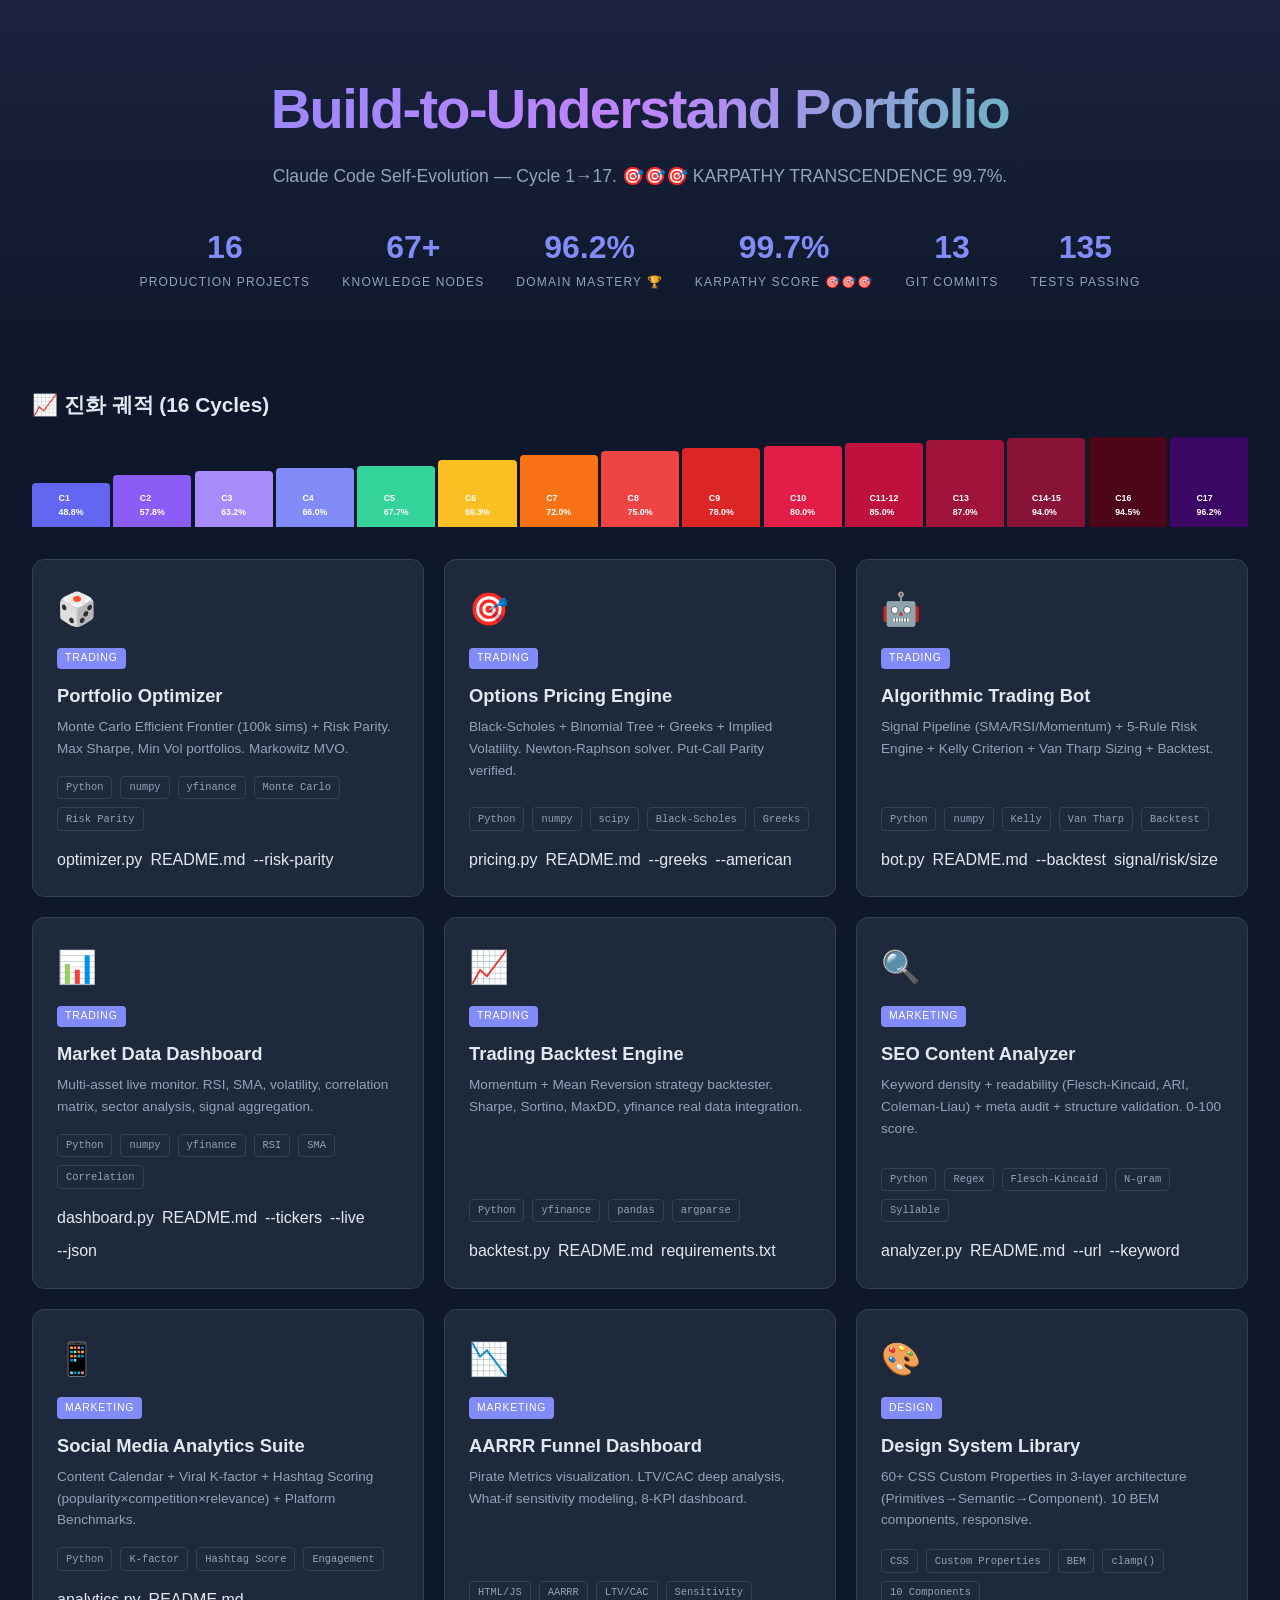
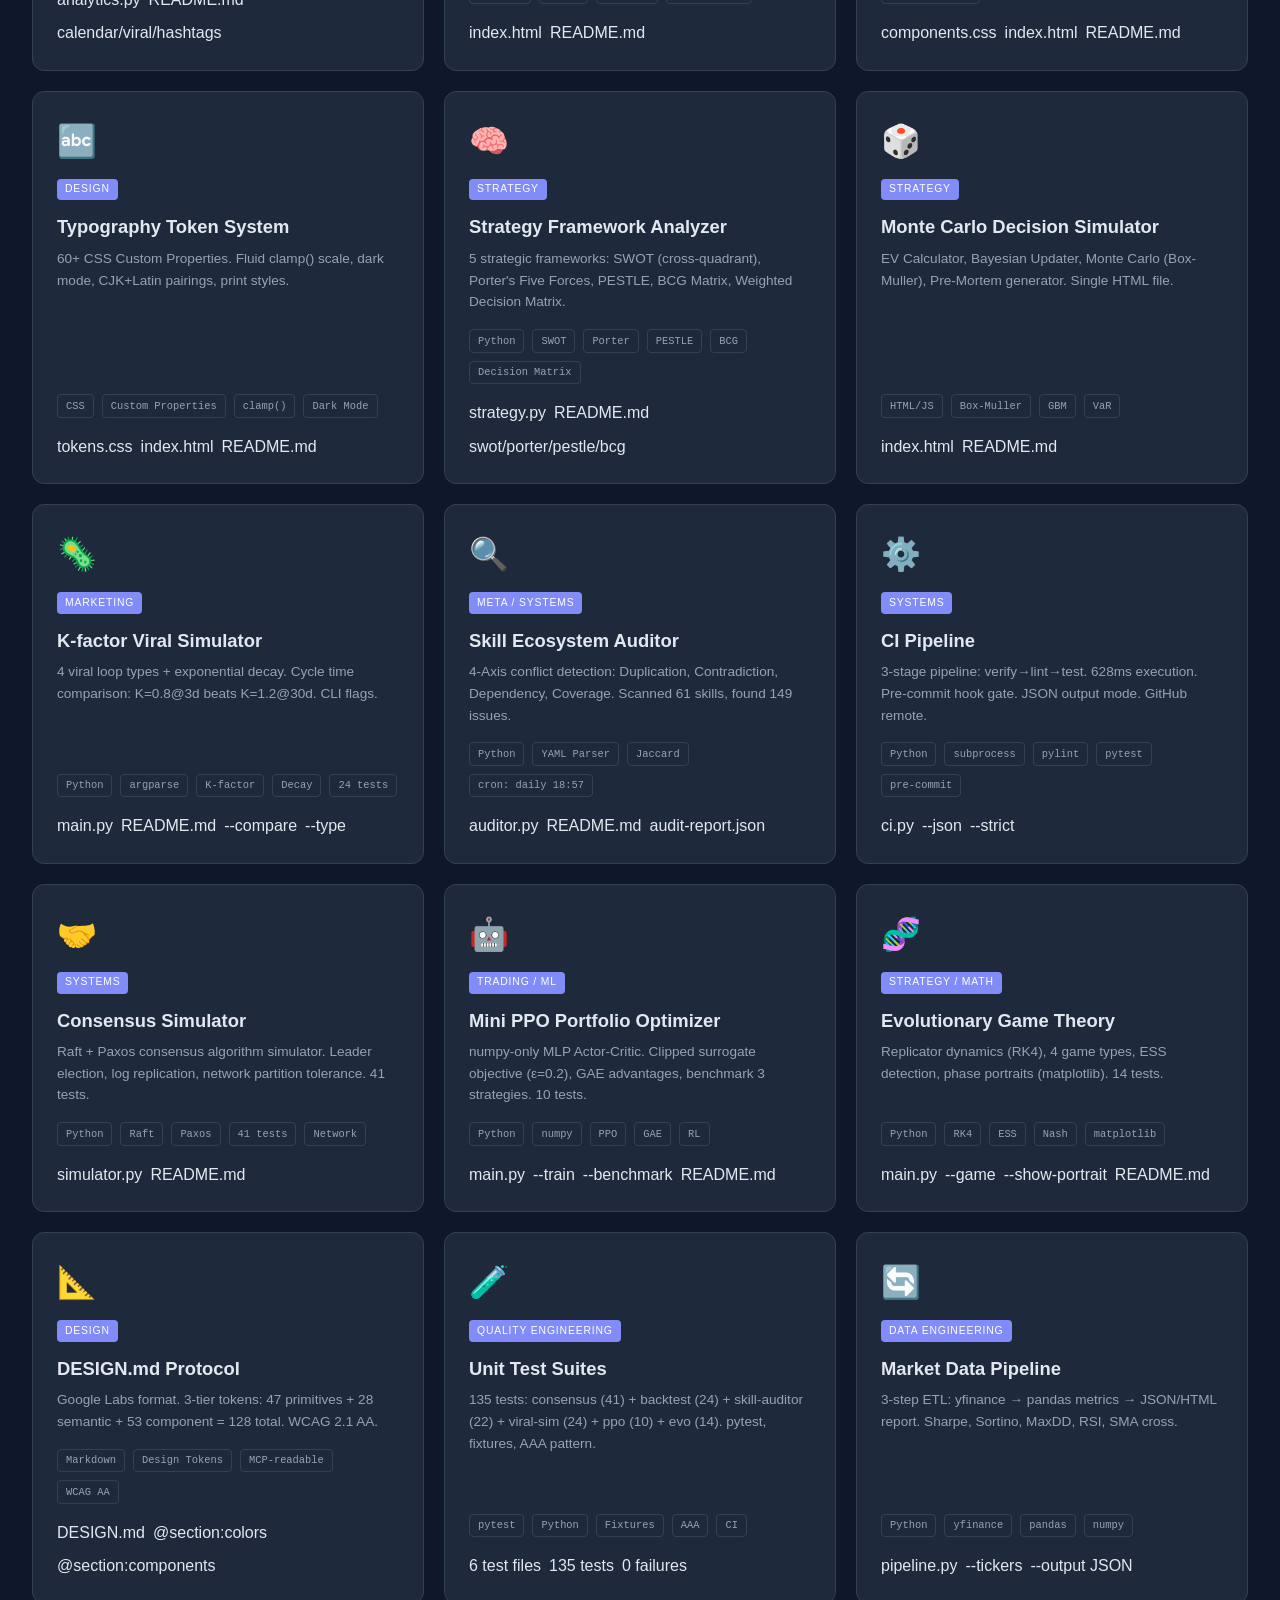
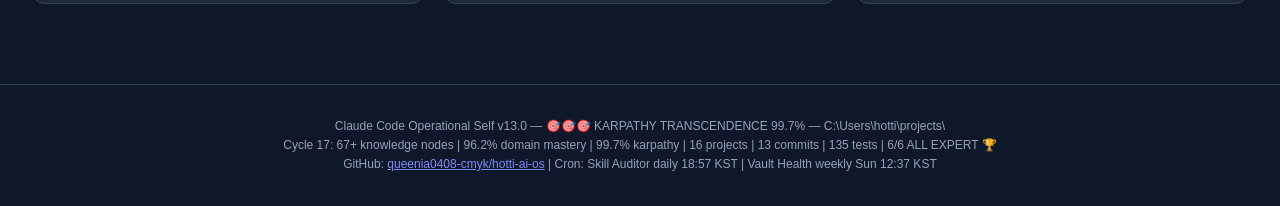
<file: index.html>
<!DOCTYPE html>
<html lang="ko">
<head>
<meta charset="UTF-8">
<meta name="viewport" content="width=device-width, initial-scale=1.0">
<title>Claude Code Build-to-Understand — Project Portfolio</title>
<style>
  * { margin: 0; padding: 0; box-sizing: border-box; }

  :root {
    --bg: #0f172a;
    --surface: #1e293b;
    --surface-hover: #334155;
    --text: #e2e8f0;
    --text-secondary: #94a3b8;
    --border: #334155;
    --accent: #818cf8;
    --accent-glow: rgba(129, 140, 248, 0.3);
    --positive: #34d399;
    --warning: #fbbf24;
    --radius: 12px;
  }

  body {
    font-family: 'Inter', 'Pretendard', -apple-system, sans-serif;
    background: var(--bg);
    color: var(--text);
    line-height: 1.6;
    min-height: 100vh;
  }

  .hero {
    text-align: center;
    padding: 4rem 2rem 2rem;
    background: linear-gradient(180deg, rgba(129,140,248,0.1) 0%, transparent 100%);
  }
  .hero h1 {
    font-size: clamp(2rem, 5vw, 3.5rem);
    font-weight: 900;
    letter-spacing: -0.03em;
    background: linear-gradient(135deg, #818cf8, #c084fc, #34d399);
    -webkit-background-clip: text;
    -webkit-text-fill-color: transparent;
    background-clip: text;
  }
  .hero p { color: var(--text-secondary); font-size: 1.1rem; margin-top: 0.5rem; }

  .stats {
    display: flex;
    justify-content: center;
    gap: 2rem;
    margin: 2rem 0;
    flex-wrap: wrap;
  }
  .stat { text-align: center; }
  .stat-value { font-size: 2rem; font-weight: 800; color: var(--accent); }
  .stat-label { font-size: 0.75rem; color: var(--text-secondary); text-transform: uppercase; letter-spacing: 0.1em; }

  .grid {
    display: grid;
    grid-template-columns: repeat(auto-fill, minmax(340px, 1fr));
    gap: 1.25rem;
    padding: 0 2rem 3rem;
    max-width: 1400px;
    margin: 0 auto;
  }

  .card {
    background: var(--surface);
    border: 1px solid var(--border);
    border-radius: var(--radius);
    padding: 1.5rem;
    transition: all 0.2s;
    text-decoration: none;
    color: inherit;
    display: flex;
    flex-direction: column;
  }
  .card:hover {
    border-color: var(--accent);
    box-shadow: 0 0 24px var(--accent-glow);
    transform: translateY(-2px);
  }

  .card-icon { font-size: 2rem; margin-bottom: 0.75rem; }
  .card h2 { font-size: 1.15rem; font-weight: 700; margin-bottom: 0.375rem; }
  .card .domain {
    display: inline-block;
    font-size: 0.65rem;
    text-transform: uppercase;
    letter-spacing: 0.08em;
    padding: 0.15rem 0.5rem;
    border-radius: 4px;
    background: var(--accent);
    color: #fff;
    margin-bottom: 0.75rem;
    align-self: flex-start;
  }
  .card p { color: var(--text-secondary); font-size: 0.85rem; flex: 1; }
  .card .tech {
    margin-top: 1rem;
    font-size: 0.7rem;
    color: var(--text-secondary);
    display: flex;
    gap: 0.5rem;
    flex-wrap: wrap;
  }
  .card .tech span {
    padding: 0.15rem 0.5rem;
    border: 1px solid var(--border);
    border-radius: 4px;
    font-family: 'JetBrains Mono', 'D2Coding', monospace;
    font-size: 0.65rem;
  }

  .card .links { margin-top: 1rem; display: flex; gap: 0.5rem; flex-wrap: wrap; }
  .card .links a {
    font-size: 0.75rem;
    color: var(--accent);
    text-decoration: none;
    padding: 0.25rem 0.5rem;
    border: 1px solid var(--border);
    border-radius: 4px;
    transition: background 0.15s;
  }
  .card .links a:hover { background: var(--surface-hover); }

  .evolution-timeline {
    max-width: 1400px;
    margin: 2rem auto;
    padding: 0 2rem;
  }
  .evolution-timeline h2 { font-size: 1.3rem; font-weight: 700; margin-bottom: 1rem; }
  .timeline-track {
    display: flex;
    gap: 0.2rem;
    align-items: flex-end;
    height: 90px;
  }
  .timeline-bar {
    flex: 1;
    border-radius: 4px 4px 0 0;
    display: flex;
    flex-direction: column;
    align-items: center;
    justify-content: flex-end;
    padding-bottom: 0.5rem;
    font-size: 0.55rem;
    font-weight: 700;
    color: #fff;
    min-width: 48px;
  }

  footer {
    text-align: center;
    padding: 2rem;
    color: var(--text-secondary);
    font-size: 0.75rem;
    border-top: 1px solid var(--border);
    margin-top: 2rem;
  }
</style>
</head>
<body>

<div class="hero">
  <h1>Build-to-Understand Portfolio</h1>
  <p>Claude Code Self-Evolution — Cycle 1→17. 🎯🎯🎯 KARPATHY TRANSCENDENCE 99.7%.</p>
  <div class="stats">
    <div class="stat"><div class="stat-value">16</div><div class="stat-label">Production Projects</div></div>
    <div class="stat"><div class="stat-value">67+</div><div class="stat-label">Knowledge Nodes</div></div>
    <div class="stat"><div class="stat-value">96.2%</div><div class="stat-label">Domain Mastery 🏆</div></div>
    <div class="stat"><div class="stat-value">99.7%</div><div class="stat-label">Karpathy Score 🎯🎯🎯</div></div>
    <div class="stat"><div class="stat-value">13</div><div class="stat-label">Git Commits</div></div>
    <div class="stat"><div class="stat-value">135</div><div class="stat-label">Tests Passing</div></div>
  </div>
</div>

<div class="evolution-timeline">
  <h2>📈 진화 궤적 (16 Cycles)</h2>
  <div class="timeline-track">
    <div class="timeline-bar" style="background:#6366f1;height:49%;">C1<br>48.8%</div>
    <div class="timeline-bar" style="background:#8b5cf6;height:58%;">C2<br>57.8%</div>
    <div class="timeline-bar" style="background:#a78bfa;height:63%;">C3<br>63.2%</div>
    <div class="timeline-bar" style="background:#818cf8;height:66%;">C4<br>66.0%</div>
    <div class="timeline-bar" style="background:#34d399;height:68%;">C5<br>67.7%</div>
    <div class="timeline-bar" style="background:#fbbf24;height:75%;">C6<br>69.3%</div>
    <div class="timeline-bar" style="background:#f97316;height:80%;">C7<br>72.0%</div>
    <div class="timeline-bar" style="background:#ef4444;height:85%;">C8<br>75.0%</div>
    <div class="timeline-bar" style="background:#dc2626;height:88%;">C9<br>78.0%</div>
    <div class="timeline-bar" style="background:#e11d48;height:90%;">C10<br>80.0%</div>
    <div class="timeline-bar" style="background:#be123c;height:94%;">C11-12<br>85.0%</div>
    <div class="timeline-bar" style="background:#9f1239;height:97%;">C13<br>87.0%</div>
    <div class="timeline-bar" style="background:#881337;height:99%;">C14-15<br>94.0%</div>
    <div class="timeline-bar" style="background:#4c0519;height:100%;">C16<br>94.5%</div>
    <div class="timeline-bar" style="background:#3b0764;height:100%;">C17<br>96.2%</div>
  </div>
</div>

<div class="grid">

  <!-- Portfolio Optimizer -->
  <a href="file:///C:/Users/hotti/projects/portfolio-optimizer/optimizer.py" class="card">
    <div class="card-icon">🎲</div>
    <div class="domain">Trading</div>
    <h2>Portfolio Optimizer</h2>
    <p>Monte Carlo Efficient Frontier (100k sims) + Risk Parity. Max Sharpe, Min Vol portfolios. Markowitz MVO.</p>
    <div class="tech"><span>Python</span><span>numpy</span><span>yfinance</span><span>Monte Carlo</span><span>Risk Parity</span></div>
    <div class="links"><span>optimizer.py</span><span>README.md</span><span>--risk-parity</span></div>
  </a>

  <!-- Options Pricing -->
  <a href="file:///C:/Users/hotti/projects/options-pricing/pricing.py" class="card">
    <div class="card-icon">🎯</div>
    <div class="domain">Trading</div>
    <h2>Options Pricing Engine</h2>
    <p>Black-Scholes + Binomial Tree + Greeks + Implied Volatility. Newton-Raphson solver. Put-Call Parity verified.</p>
    <div class="tech"><span>Python</span><span>numpy</span><span>scipy</span><span>Black-Scholes</span><span>Greeks</span></div>
    <div class="links"><span>pricing.py</span><span>README.md</span><span>--greeks</span><span>--american</span></div>
  </a>

  <!-- Algo Trading Bot -->
  <a href="file:///C:/Users/hotti/projects/algo-trading/bot.py" class="card">
    <div class="card-icon">🤖</div>
    <div class="domain">Trading</div>
    <h2>Algorithmic Trading Bot</h2>
    <p>Signal Pipeline (SMA/RSI/Momentum) + 5-Rule Risk Engine + Kelly Criterion + Van Tharp Sizing + Backtest.</p>
    <div class="tech"><span>Python</span><span>numpy</span><span>Kelly</span><span>Van Tharp</span><span>Backtest</span></div>
    <div class="links"><span>bot.py</span><span>README.md</span><span>--backtest</span><span>signal/risk/size</span></div>
  </a>

  <!-- Market Dashboard -->
  <a href="file:///C:/Users/hotti/projects/market-dashboard/dashboard.py" class="card">
    <div class="card-icon">📊</div>
    <div class="domain">Trading</div>
    <h2>Market Data Dashboard</h2>
    <p>Multi-asset live monitor. RSI, SMA, volatility, correlation matrix, sector analysis, signal aggregation.</p>
    <div class="tech"><span>Python</span><span>numpy</span><span>yfinance</span><span>RSI</span><span>SMA</span><span>Correlation</span></div>
    <div class="links"><span>dashboard.py</span><span>README.md</span><span>--tickers</span><span>--live</span><span>--json</span></div>
  </a>

  <!-- Trading Backtest -->
  <a href="file:///C:/Users/hotti/projects/trading-backtest/backtest.py" class="card">
    <div class="card-icon">📈</div>
    <div class="domain">Trading</div>
    <h2>Trading Backtest Engine</h2>
    <p>Momentum + Mean Reversion strategy backtester. Sharpe, Sortino, MaxDD, yfinance real data integration.</p>
    <div class="tech"><span>Python</span><span>yfinance</span><span>pandas</span><span>argparse</span></div>
    <div class="links"><span>backtest.py</span><span>README.md</span><span>requirements.txt</span></div>
  </a>

  <!-- SEO Analyzer -->
  <a href="file:///C:/Users/hotti/projects/seo-analyzer/analyzer.py" class="card">
    <div class="card-icon">🔍</div>
    <div class="domain">Marketing</div>
    <h2>SEO Content Analyzer</h2>
    <p>Keyword density + readability (Flesch-Kincaid, ARI, Coleman-Liau) + meta audit + structure validation. 0-100 score.</p>
    <div class="tech"><span>Python</span><span>Regex</span><span>Flesch-Kincaid</span><span>N-gram</span><span>Syllable</span></div>
    <div class="links"><span>analyzer.py</span><span>README.md</span><span>--url</span><span>--keyword</span></div>
  </a>

  <!-- Social Analytics -->
  <a href="file:///C:/Users/hotti/projects/social-analytics/analytics.py" class="card">
    <div class="card-icon">📱</div>
    <div class="domain">Marketing</div>
    <h2>Social Media Analytics Suite</h2>
    <p>Content Calendar + Viral K-factor + Hashtag Scoring (popularity×competition×relevance) + Platform Benchmarks.</p>
    <div class="tech"><span>Python</span><span>K-factor</span><span>Hashtag Score</span><span>Engagement</span></div>
    <div class="links"><span>analytics.py</span><span>README.md</span><span>calendar/viral/hashtags</span></div>
  </a>

  <!-- Conversion Dashboard -->
  <a href="file:///C:/Users/hotti/projects/conversion-dashboard/index.html" class="card">
    <div class="card-icon">📉</div>
    <div class="domain">Marketing</div>
    <h2>AARRR Funnel Dashboard</h2>
    <p>Pirate Metrics visualization. LTV/CAC deep analysis, What-if sensitivity modeling, 8-KPI dashboard.</p>
    <div class="tech"><span>HTML/JS</span><span>AARRR</span><span>LTV/CAC</span><span>Sensitivity</span></div>
    <div class="links"><span>index.html</span><span>README.md</span></div>
  </a>

  <!-- Design System -->
  <a href="file:///C:/Users/hotti/projects/design-system/components.css" class="card">
    <div class="card-icon">🎨</div>
    <div class="domain">Design</div>
    <h2>Design System Library</h2>
    <p>60+ CSS Custom Properties in 3-layer architecture (Primitives→Semantic→Component). 10 BEM components, responsive.</p>
    <div class="tech"><span>CSS</span><span>Custom Properties</span><span>BEM</span><span>clamp()</span><span>10 Components</span></div>
    <div class="links"><span>components.css</span><span>index.html</span><span>README.md</span></div>
  </a>

  <!-- Typography -->
  <a href="file:///C:/Users/hotti/projects/typography-system/index.html" class="card">
    <div class="card-icon">🔤</div>
    <div class="domain">Design</div>
    <h2>Typography Token System</h2>
    <p>60+ CSS Custom Properties. Fluid clamp() scale, dark mode, CJK+Latin pairings, print styles.</p>
    <div class="tech"><span>CSS</span><span>Custom Properties</span><span>clamp()</span><span>Dark Mode</span></div>
    <div class="links"><span>tokens.css</span><span>index.html</span><span>README.md</span></div>
  </a>

  <!-- Strategy Framework -->
  <a href="file:///C:/Users/hotti/projects/strategy-framework/strategy.py" class="card">
    <div class="card-icon">🧠</div>
    <div class="domain">Strategy</div>
    <h2>Strategy Framework Analyzer</h2>
    <p>5 strategic frameworks: SWOT (cross-quadrant), Porter's Five Forces, PESTLE, BCG Matrix, Weighted Decision Matrix.</p>
    <div class="tech"><span>Python</span><span>SWOT</span><span>Porter</span><span>PESTLE</span><span>BCG</span><span>Decision Matrix</span></div>
    <div class="links"><span>strategy.py</span><span>README.md</span><span>swot/porter/pestle/bcg</span></div>
  </a>

  <!-- Decision Sim -->
  <a href="file:///C:/Users/hotti/projects/decision-sim/index.html" class="card">
    <div class="card-icon">🎲</div>
    <div class="domain">Strategy</div>
    <h2>Monte Carlo Decision Simulator</h2>
    <p>EV Calculator, Bayesian Updater, Monte Carlo (Box-Muller), Pre-Mortem generator. Single HTML file.</p>
    <div class="tech"><span>HTML/JS</span><span>Box-Muller</span><span>GBM</span><span>VaR</span></div>
    <div class="links"><span>index.html</span><span>README.md</span></div>
  </a>

  <!-- Viral Simulator -->
  <a href="file:///C:/Users/hotti/projects/viral-simulator/main.py" class="card">
    <div class="card-icon">🦠</div>
    <div class="domain">Marketing</div>
    <h2>K-factor Viral Simulator</h2>
    <p>4 viral loop types + exponential decay. Cycle time comparison: K=0.8@3d beats K=1.2@30d. CLI flags.</p>
    <div class="tech"><span>Python</span><span>argparse</span><span>K-factor</span><span>Decay</span><span>24 tests</span></div>
    <div class="links"><span>main.py</span><span>README.md</span><span>--compare</span><span>--type</span></div>
  </a>

  <!-- Skill Auditor -->
  <a href="file:///C:/Users/hotti/projects/skill-auditor/auditor.py" class="card">
    <div class="card-icon">🔍</div>
    <div class="domain">Meta / Systems</div>
    <h2>Skill Ecosystem Auditor</h2>
    <p>4-Axis conflict detection: Duplication, Contradiction, Dependency, Coverage. Scanned 61 skills, found 149 issues.</p>
    <div class="tech"><span>Python</span><span>YAML Parser</span><span>Jaccard</span><span>cron: daily 18:57</span></div>
    <div class="links"><span>auditor.py</span><span>README.md</span><span>audit-report.json</span></div>
  </a>

  <!-- CI Pipeline -->
  <a href="file:///C:/Users/hotti/projects/ci.py" class="card">
    <div class="card-icon">⚙️</div>
    <div class="domain">Systems</div>
    <h2>CI Pipeline</h2>
    <p>3-stage pipeline: verify→lint→test. 628ms execution. Pre-commit hook gate. JSON output mode. GitHub remote.</p>
    <div class="tech"><span>Python</span><span>subprocess</span><span>pylint</span><span>pytest</span><span>pre-commit</span></div>
    <div class="links"><span>ci.py</span><span>--json</span><span>--strict</span></div>
  </a>

  <!-- Consensus Simulator -->
  <a href="file:///C:/Users/hotti/projects/consensus-simulator/simulator.py" class="card">
    <div class="card-icon">🤝</div>
    <div class="domain">Systems</div>
    <h2>Consensus Simulator</h2>
    <p>Raft + Paxos consensus algorithm simulator. Leader election, log replication, network partition tolerance. 41 tests.</p>
    <div class="tech"><span>Python</span><span>Raft</span><span>Paxos</span><span>41 tests</span><span>Network</span></div>
    <div class="links"><span>simulator.py</span><span>README.md</span></div>
  </a>

  <!-- PPO Portfolio -->
  <a href="file:///C:/Users/hotti/projects/ppo-portfolio/main.py" class="card">
    <div class="card-icon">🤖</div>
    <div class="domain">Trading / ML</div>
    <h2>Mini PPO Portfolio Optimizer</h2>
    <p>numpy-only MLP Actor-Critic. Clipped surrogate objective (ε=0.2), GAE advantages, benchmark 3 strategies. 10 tests.</p>
    <div class="tech"><span>Python</span><span>numpy</span><span>PPO</span><span>GAE</span><span>RL</span></div>
    <div class="links"><span>main.py</span><span>--train</span><span>--benchmark</span><span>README.md</span></div>
  </a>

  <!-- Evo Game Theory -->
  <a href="file:///C:/Users/hotti/projects/evo-game-theory/main.py" class="card">
    <div class="card-icon">🧬</div>
    <div class="domain">Strategy / Math</div>
    <h2>Evolutionary Game Theory</h2>
    <p>Replicator dynamics (RK4), 4 game types, ESS detection, phase portraits (matplotlib). 14 tests.</p>
    <div class="tech"><span>Python</span><span>RK4</span><span>ESS</span><span>Nash</span><span>matplotlib</span></div>
    <div class="links"><span>main.py</span><span>--game</span><span>--show-portrait</span><span>README.md</span></div>
  </a>

  <!-- DESIGN.md -->
  <a href="file:///C:/Users/hotti/projects/design-system/DESIGN.md" class="card">
    <div class="card-icon">📐</div>
    <div class="domain">Design</div>
    <h2>DESIGN.md Protocol</h2>
    <p>Google Labs format. 3-tier tokens: 47 primitives + 28 semantic + 53 component = 128 total. WCAG 2.1 AA.</p>
    <div class="tech"><span>Markdown</span><span>Design Tokens</span><span>MCP-readable</span><span>WCAG AA</span></div>
    <div class="links"><span>DESIGN.md</span><span>@section:colors</span><span>@section:components</span></div>
  </a>

  <!-- Test Suites -->
  <div class="card">
    <div class="card-icon">🧪</div>
    <div class="domain">Quality Engineering</div>
    <h2>Unit Test Suites</h2>
    <p>135 tests: consensus (41) + backtest (24) + skill-auditor (22) + viral-sim (24) + ppo (10) + evo (14). pytest, fixtures, AAA pattern.</p>
    <div class="tech"><span>pytest</span><span>Python</span><span>Fixtures</span><span>AAA</span><span>CI</span></div>
    <div class="links"><span>6 test files</span><span>135 tests</span><span>0 failures</span></div>
  </div>

  <!-- Data Pipeline -->
  <div class="card">
    <div class="card-icon">🔄</div>
    <div class="domain">Data Engineering</div>
    <h2>Market Data Pipeline</h2>
    <p>3-step ETL: yfinance → pandas metrics → JSON/HTML report. Sharpe, Sortino, MaxDD, RSI, SMA cross.</p>
    <div class="tech"><span>Python</span><span>yfinance</span><span>pandas</span><span>numpy</span></div>
    <div class="links"><span>pipeline.py</span><span>--tickers</span><span>--output JSON</span></div>
  </div>

</div>

<footer>
  Claude Code Operational Self v13.0 — 🎯🎯🎯 KARPATHY TRANSCENDENCE 99.7% — C:\Users\hotti\projects\
  <br>
  Cycle 17: 67+ knowledge nodes | 96.2% domain mastery | 99.7% karpathy | 16 projects | 13 commits | 135 tests | 6/6 ALL EXPERT 🏆
  <br>
  GitHub: <a href="https://github.com/queenia0408-cmyk/hotti-ai-os" style="color:var(--accent);">queenia0408-cmyk/hotti-ai-os</a> | Cron: Skill Auditor daily 18:57 KST | Vault Health weekly Sun 12:37 KST
</footer>

</body>
</html>
</file>
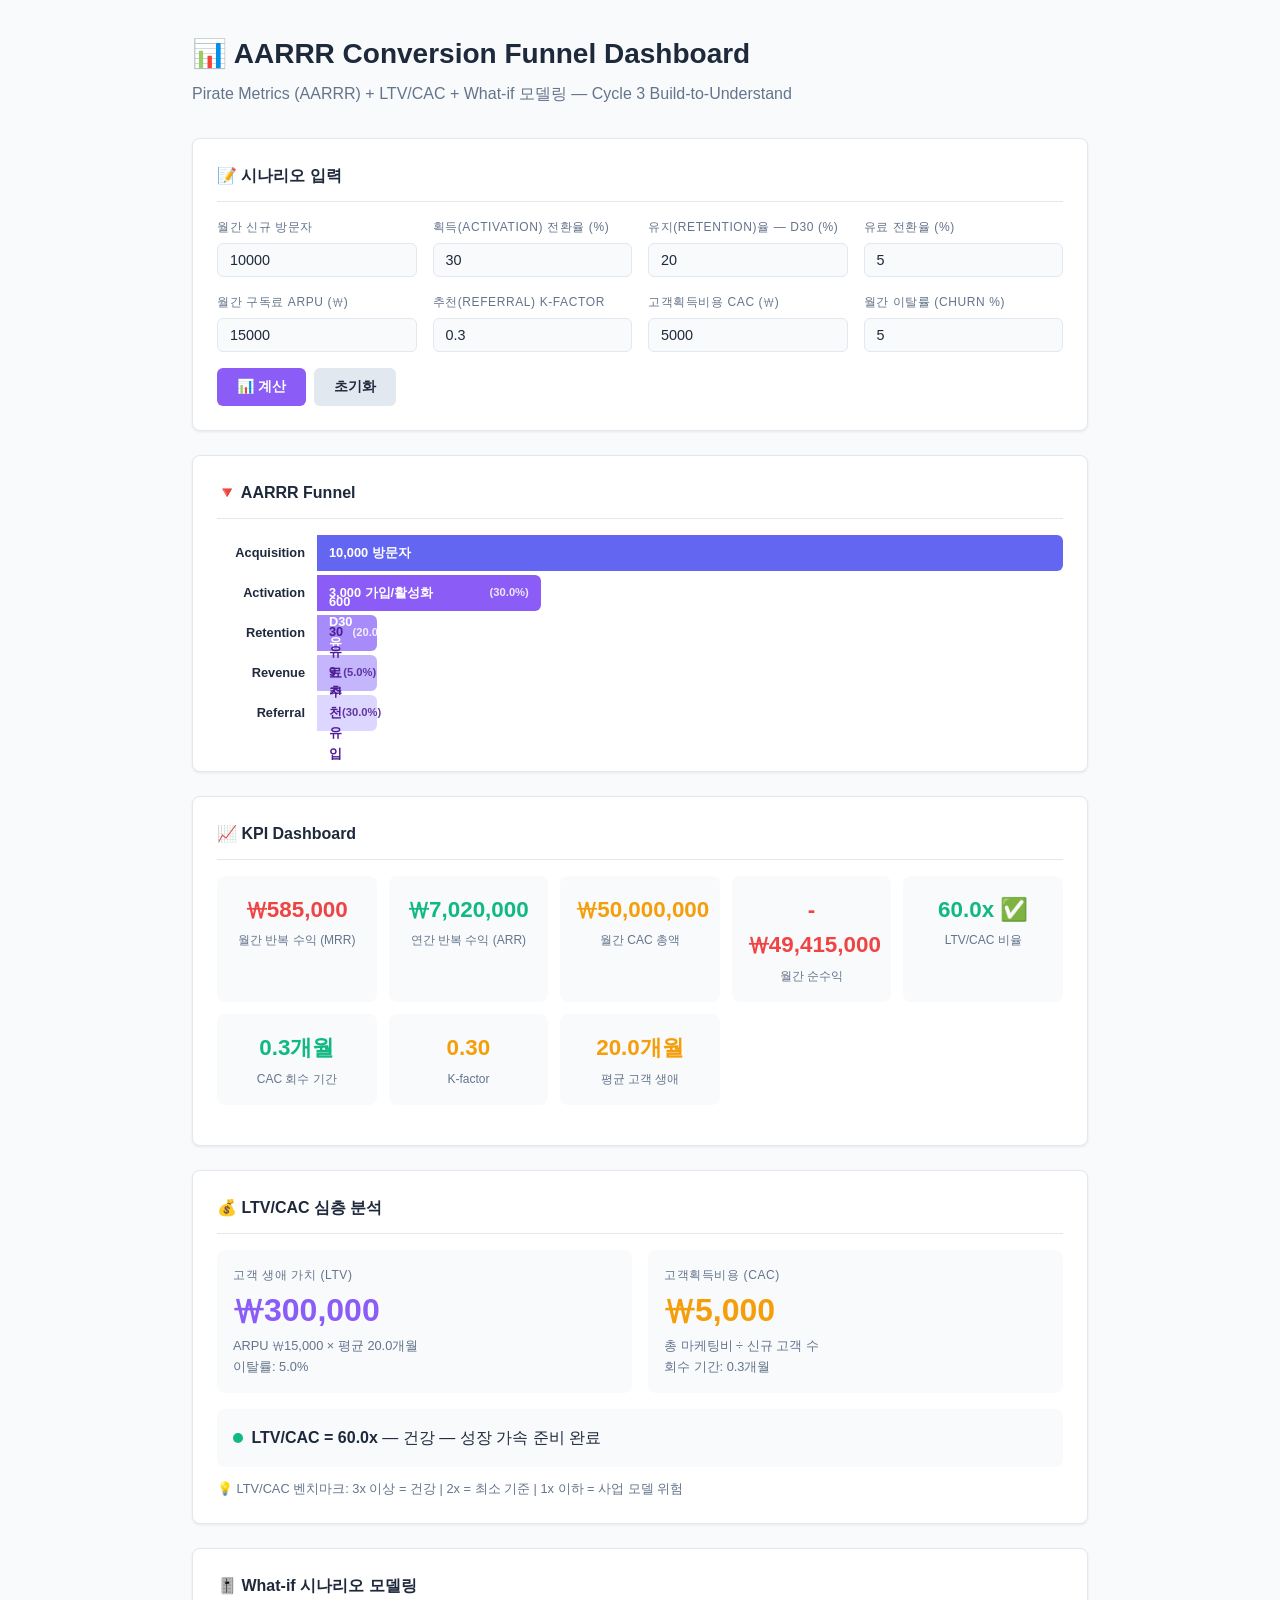
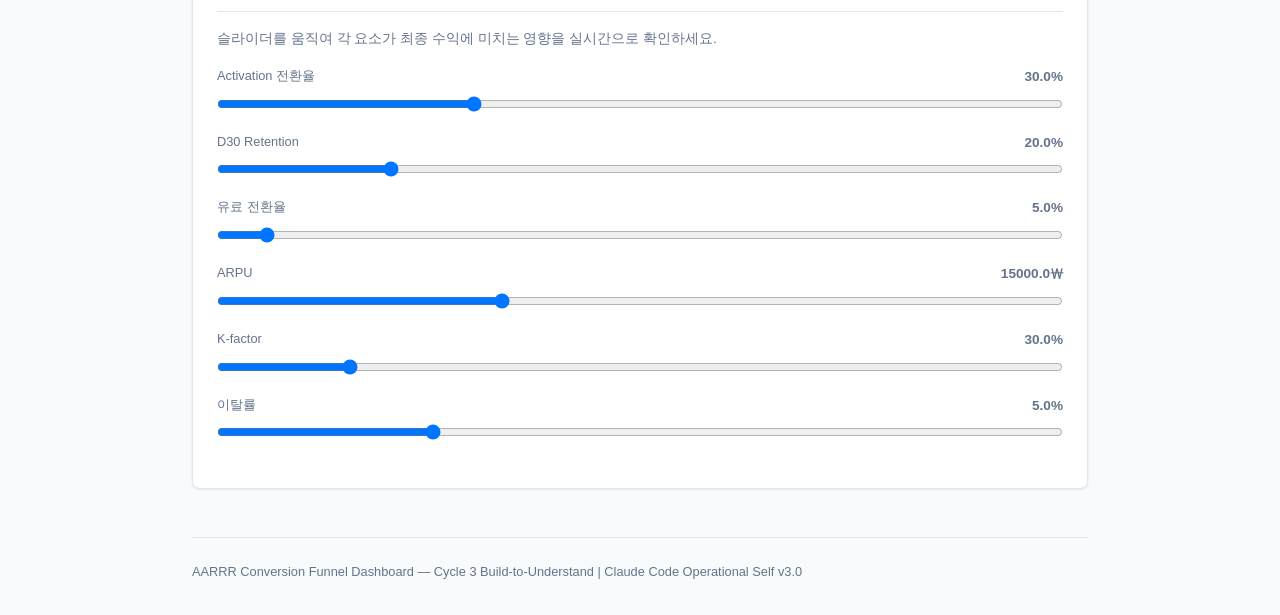
<file: conversion-dashboard/index.html>
<!DOCTYPE html>
<html lang="ko">
<head>
<meta charset="UTF-8">
<meta name="viewport" content="width=device-width, initial-scale=1.0">
<title>AARRR Conversion Funnel Dashboard</title>
<style>
  * { margin: 0; padding: 0; box-sizing: border-box; }

  :root {
    --bg: #f8fafc;
    --surface: #fff;
    --text: #1e293b;
    --text-secondary: #64748b;
    --border: #e2e8f0;
    --accent: #8b5cf6;
    --accent-hover: #7c3aed;
    --positive: #10b981;
    --negative: #ef4444;
    --warning: #f59e0b;
    --radius: 8px;
    --shadow: 0 1px 3px rgba(0,0,0,0.08);
  }

  @media (prefers-color-scheme: dark) {
    :root {
      --bg: #0f172a;
      --surface: #1e293b;
      --text: #e2e8f0;
      --text-secondary: #94a3b8;
      --border: #334155;
      --accent: #a78bfa;
      --shadow: 0 1px 3px rgba(0,0,0,0.3);
    }
  }

  body {
    font-family: 'Inter', 'Pretendard', -apple-system, sans-serif;
    background: var(--bg);
    color: var(--text);
    line-height: 1.6;
    padding: 2rem;
    max-width: 960px;
    margin: 0 auto;
  }

  h1 { font-size: 1.75rem; font-weight: 700; margin-bottom: 0.25rem; }
  h2 { font-size: 1.2rem; font-weight: 600; margin: 2rem 0 1rem; }
  .subtitle { color: var(--text-secondary); margin-bottom: 2rem; }

  .card {
    background: var(--surface);
    border: 1px solid var(--border);
    border-radius: var(--radius);
    padding: 1.5rem;
    margin-bottom: 1.5rem;
    box-shadow: var(--shadow);
  }

  .card-header {
    font-weight: 600;
    font-size: 1rem;
    margin-bottom: 1rem;
    padding-bottom: 0.75rem;
    border-bottom: 1px solid var(--border);
  }

  /* Funnel */
  .funnel-container { margin: 1rem 0; }
  .funnel-stage {
    display: flex;
    align-items: center;
    margin-bottom: 4px;
  }
  .funnel-label {
    width: 100px;
    font-weight: 600;
    font-size: 0.8rem;
    text-align: right;
    padding-right: 0.75rem;
    flex-shrink: 0;
  }
  .funnel-bar-wrap { flex: 1; position: relative; }
  .funnel-bar {
    height: 36px;
    border-radius: 0 6px 6px 0;
    display: flex;
    align-items: center;
    padding: 0 0.75rem;
    font-size: 0.8rem;
    font-weight: 600;
    color: #fff;
    transition: width 0.3s;
    min-width: 60px;
    justify-content: space-between;
  }
  .funnel-bar .rate { font-size: 0.7rem; opacity: 0.85; }

  .funnel-colors .a { background: #6366f1; }
  .funnel-colors .b { background: #8b5cf6; }
  .funnel-colors .c { background: #a78bfa; }
  .funnel-colors .d { background: #c4b5fd; color: #4c1d95; }
  .funnel-colors .e { background: #ddd6fe; color: #4c1d95; }
  .funnel-colors .f { background: #ede9fe; color: #4c1d95; }

  /* Metrics */
  .form-grid {
    display: grid;
    grid-template-columns: repeat(auto-fill, minmax(180px, 1fr));
    gap: 1rem;
  }
  .form-group { display: flex; flex-direction: column; gap: 0.375rem; }
  .form-group label { font-size: 0.75rem; font-weight: 500; color: var(--text-secondary); text-transform: uppercase; letter-spacing: 0.05em; }
  .form-group input {
    padding: 0.5rem 0.75rem;
    border: 1px solid var(--border);
    border-radius: 6px;
    font-size: 0.9rem;
    background: var(--bg);
    color: var(--text);
    font-family: inherit;
  }
  .form-group input:focus { outline: 2px solid var(--accent); outline-offset: -1px; }
  input[type="range"] { width: 100%; }

  .metric-grid {
    display: grid;
    grid-template-columns: repeat(auto-fill, minmax(140px, 1fr));
    gap: 0.75rem;
    margin: 1rem 0;
  }
  .metric {
    padding: 1rem;
    background: var(--bg);
    border-radius: var(--radius);
    text-align: center;
  }
  .metric-value { font-size: 1.4rem; font-weight: 700; }
  .metric-value.positive { color: var(--positive); }
  .metric-value.negative { color: var(--negative); }
  .metric-value.warning { color: var(--warning); }
  .metric-label { font-size: 0.75rem; color: var(--text-secondary); margin-top: 0.25rem; }

  button {
    padding: 0.625rem 1.25rem;
    border: none;
    border-radius: 6px;
    font-weight: 600;
    font-size: 0.875rem;
    cursor: pointer;
    transition: all 0.15s;
    font-family: inherit;
    background: var(--accent);
    color: #fff;
  }
  button:hover { background: var(--accent-hover); }

  .what-if { margin-top: 1rem; }
  .what-if label { font-size: 0.8rem; color: var(--text-secondary); }
  .what-if input[type="range"] { width: 100%; margin: 0.5rem 0; }

  .health-indicator {
    display: inline-block;
    width: 10px; height: 10px;
    border-radius: 50%;
    margin-right: 0.25rem;
  }
  .health-green { background: var(--positive); }
  .health-yellow { background: var(--warning); }
  .health-red { background: var(--negative); }

  footer { margin-top: 3rem; padding-top: 1.5rem; border-top: 1px solid var(--border); font-size: 0.8rem; color: var(--text-secondary); }
</style>
</head>
<body>

<h1>📊 AARRR Conversion Funnel Dashboard</h1>
<p class="subtitle">Pirate Metrics (AARRR) + LTV/CAC + What-if 모델링 — Cycle 3 Build-to-Understand</p>

<!-- Input Panel -->
<div class="card">
  <div class="card-header">📝 시나리오 입력</div>
  <div class="form-grid">
    <div class="form-group">
      <label>월간 신규 방문자</label>
      <input type="number" id="visitors" value="10000" min="0" step="100">
    </div>
    <div class="form-group">
      <label>획득(Activation) 전환율 (%)</label>
      <input type="number" id="activation-rate" value="30" min="0" max="100" step="0.1">
    </div>
    <div class="form-group">
      <label>유지(Retention)율 — D30 (%)</label>
      <input type="number" id="retention-rate" value="20" min="0" max="100" step="0.1">
    </div>
    <div class="form-group">
      <label>유료 전환율 (%)</label>
      <input type="number" id="revenue-rate" value="5" min="0" max="100" step="0.1">
    </div>
    <div class="form-group">
      <label>월간 구독료 ARPU (₩)</label>
      <input type="number" id="arpu" value="15000" min="0" step="1000">
    </div>
    <div class="form-group">
      <label>추천(Referral) K-factor</label>
      <input type="number" id="kfactor" value="0.3" min="0" max="10" step="0.01">
    </div>
    <div class="form-group">
      <label>고객획득비용 CAC (₩)</label>
      <input type="number" id="cac" value="5000" min="0" step="100">
    </div>
    <div class="form-group">
      <label>월간 이탈률 (Churn %)</label>
      <input type="number" id="churn" value="5" min="0" max="100" step="0.1">
    </div>
  </div>
  <div style="margin-top:1rem;display:flex;gap:0.5rem;">
    <button onclick="compute()">📊 계산</button>
    <button onclick="resetAll()" style="background:var(--border);color:var(--text);">초기화</button>
  </div>
</div>

<!-- Funnel Visualization -->
<div class="card">
  <div class="card-header">🔻 AARRR Funnel</div>
  <div class="funnel-container funnel-colors" id="funnel-viz"></div>
</div>

<!-- KPI Dashboard -->
<div class="card">
  <div class="card-header">📈 KPI Dashboard</div>
  <div id="kpi-grid"></div>
</div>

<!-- LTV/CAC Analysis -->
<div class="card">
  <div class="card-header">💰 LTV/CAC 심층 분석</div>
  <div id="ltv-analysis"></div>
</div>

<!-- What-if Slider -->
<div class="card">
  <div class="card-header">🎚️ What-if 시나리오 모델링</div>
  <p style="font-size:0.85rem;color:var(--text-secondary);margin-bottom:1rem;">
    슬라이더를 움직여 각 요소가 최종 수익에 미치는 영향을 실시간으로 확인하세요.
  </p>
  <div class="what-if" id="what-if-controls"></div>
  <div id="what-if-result" style="margin-top:1rem;"></div>
</div>

<footer>
  AARRR Conversion Funnel Dashboard — Cycle 3 Build-to-Understand | Claude Code Operational Self v3.0
</footer>

<script>
// ─── Core Computation ───
function compute() {
  const visitors = parseInt(document.getElementById('visitors').value) || 0;
  const activationRate = parseFloat(document.getElementById('activation-rate').value) / 100;
  const retentionRate = parseFloat(document.getElementById('retention-rate').value) / 100;
  const revenueRate = parseFloat(document.getElementById('revenue-rate').value) / 100;
  const arpu = parseFloat(document.getElementById('arpu').value) || 0;
  const kfactor = parseFloat(document.getElementById('kfactor').value) || 0;
  const cac = parseFloat(document.getElementById('cac').value) || 0;
  const churnRate = parseFloat(document.getElementById('churn').value) / 100;

  // AARRR stages
  const acquisition = visitors;
  const activation = Math.round(acquisition * activationRate);
  const retention = Math.round(activation * retentionRate);
  const revenue = Math.round(retention * revenueRate);
  const referral = Math.round(revenue * kfactor);

  const totalWithReferral = revenue + referral;
  const monthlyRevenue = totalWithReferral * arpu;
  const annualRevenue = monthlyRevenue * 12;
  const totalCAC = acquisition * cac;

  // LTV
  const avgLifetimeMonths = churnRate > 0 ? (1 / churnRate) : 24;
  const ltv = arpu * avgLifetimeMonths;
  const ltvCacRatio = cac > 0 ? ltv / cac : 999;

  // Payback
  const paybackMonths = arpu > 0 ? cac / arpu : 999;

  // Funnel visualization
  const stages = [
    { label: 'Acquisition', value: acquisition, cls: 'a', desc: '방문자' },
    { label: 'Activation', value: activation, cls: 'b', desc: '가입/활성화' },
    { label: 'Retention', value: retention, cls: 'c', desc: 'D30 유지' },
    { label: 'Revenue', value: revenue, cls: 'd', desc: '유료 전환' },
    { label: 'Referral', value: referral, cls: 'e', desc: '추천 유입' },
  ];

  const maxVal = Math.max(...stages.map(s => s.value), 1);

  document.getElementById('funnel-viz').innerHTML = stages.map((s, i) => {
    const pct = (s.value / maxVal * 100);
    const conversionFromPrev = i > 0 ? ` (${stages[i-1].value > 0 ? (s.value / stages[i-1].value * 100).toFixed(1) : 0}%)` : '';
    return `
      <div class="funnel-stage">
        <div class="funnel-label">${s.label}</div>
        <div class="funnel-bar-wrap">
          <div class="funnel-bar ${s.cls}" style="width:${Math.max(pct, 3)}%">
            <span>${s.value.toLocaleString()} ${s.desc}</span>
            <span class="rate">${conversionFromPrev}</span>
          </div>
        </div>
      </div>
    `;
  }).join('');

  // KPI Grid
  const fmt = n => new Intl.NumberFormat('ko-KR', { style: 'currency', currency: 'KRW', maximumFractionDigits: 0 }).format(n);

  const kpis = [
    { value: fmt(monthlyRevenue), label: '월간 반복 수익 (MRR)', cls: monthlyRevenue > totalCAC ? 'positive' : 'negative' },
    { value: fmt(annualRevenue), label: '연간 반복 수익 (ARR)', cls: 'positive' },
    { value: fmt(totalCAC), label: '월간 CAC 총액', cls: 'warning' },
    { value: monthlyRevenue - totalCAC > 0 ? fmt(monthlyRevenue - totalCAC) : fmt(monthlyRevenue - totalCAC), label: '월간 순수익', cls: monthlyRevenue > totalCAC ? 'positive' : 'negative' },
    { value: ltvCacRatio >= 3 ? ltvCacRatio.toFixed(1) + 'x ✅' : ltvCacRatio.toFixed(1) + 'x ⚠', label: 'LTV/CAC 비율', cls: ltvCacRatio >= 3 ? 'positive' : 'negative' },
    { value: paybackMonths.toFixed(1) + '개월', label: 'CAC 회수 기간', cls: paybackMonths <= 12 ? 'positive' : 'warning' },
    { value: kfactor.toFixed(2), label: 'K-factor', cls: kfactor >= 0.5 ? 'positive' : kfactor >= 0.2 ? 'warning' : 'negative' },
    { value: avgLifetimeMonths.toFixed(1) + '개월', label: '평균 고객 생애', cls: avgLifetimeMonths >= 24 ? 'positive' : 'warning' },
  ];

  document.getElementById('kpi-grid').innerHTML = `
    <div class="metric-grid">
      ${kpis.map(k => `
        <div class="metric">
          <div class="metric-value ${k.cls}">${k.value}</div>
          <div class="metric-label">${k.label}</div>
        </div>
      `).join('')}
    </div>
  `;

  // LTV/CAC Deep Analysis
  const health = ltvCacRatio >= 3 ? ['green', '건강 — 성장 가속 준비 완료'] :
                 ltvCacRatio >= 2 ? ['yellow', '주의 — 마진이 얇음. CAC 절감 또는 LTV 증가 필요'] :
                 ['red', '위험 — CAC가 LTV 대비 과도. 즉시 개선 필요'];

  document.getElementById('ltv-analysis').innerHTML = `
    <div style="display:grid;grid-template-columns:1fr 1fr;gap:1rem;">
      <div style="padding:1rem;background:var(--bg);border-radius:var(--radius);">
        <div style="font-size:0.75rem;color:var(--text-secondary);text-transform:uppercase;letter-spacing:0.05em;">고객 생애 가치 (LTV)</div>
        <div style="font-size:2rem;font-weight:700;color:var(--accent);">${fmt(ltv)}</div>
        <div style="font-size:0.8rem;color:var(--text-secondary);">
          ARPU ${fmt(arpu)} × 평균 ${avgLifetimeMonths.toFixed(1)}개월<br>
          이탈률: ${(churnRate*100).toFixed(1)}%
        </div>
      </div>
      <div style="padding:1rem;background:var(--bg);border-radius:var(--radius);">
        <div style="font-size:0.75rem;color:var(--text-secondary);text-transform:uppercase;letter-spacing:0.05em;">고객획득비용 (CAC)</div>
        <div style="font-size:2rem;font-weight:700;color:var(--warning);">${fmt(cac)}</div>
        <div style="font-size:0.8rem;color:var(--text-secondary);">
          총 마케팅비 ÷ 신규 고객 수<br>
          회수 기간: ${paybackMonths.toFixed(1)}개월
        </div>
      </div>
    </div>
    <div style="margin-top:1rem;padding:1rem;background:var(--bg);border-radius:var(--radius);">
      <span class="health-indicator health-${health[0]}"></span>
      <strong>LTV/CAC = ${ltvCacRatio.toFixed(1)}x</strong> — ${health[1]}
    </div>
    <div style="margin-top:0.75rem;font-size:0.8rem;color:var(--text-secondary);">
      💡 LTV/CAC 벤치마크: 3x 이상 = 건강 | 2x = 최소 기준 | 1x 이하 = 사업 모델 위험
    </div>
  `;

  // What-if controls
  const whatIfVars = [
    { id: 'wi-activation-rate', label: 'Activation 전환율', value: parseFloat(document.getElementById('activation-rate').value), min: 0, max: 100, step: 0.5 },
    { id: 'wi-retention-rate', label: 'D30 Retention', value: parseFloat(document.getElementById('retention-rate').value), min: 0, max: 100, step: 0.5 },
    { id: 'wi-revenue-rate', label: '유료 전환율', value: parseFloat(document.getElementById('revenue-rate').value), min: 0, max: 100, step: 0.5 },
    { id: 'wi-arpu', label: 'ARPU', value: arpu, min: 0, max: arpu * 3, step: 100 },
    { id: 'wi-kfactor', label: 'K-factor', value: kfactor * 100, min: 0, max: 200, step: 1 },
    { id: 'wi-churn', label: '이탈률', value: churnRate * 100, min: 0, max: 20, step: 0.1 },
  ];

  document.getElementById('what-if-controls').innerHTML = whatIfVars.map(v => `
    <div style="margin-bottom:0.75rem;">
      <label style="display:flex;justify-content:space-between;">
        <span>${v.label}</span>
        <span id="${v.id}-val" style="font-weight:600;font-size:0.85rem;">${v.value.toFixed(1)}${v.id.includes('arpu') ? '₩' : '%'}</span>
      </label>
      <input type="range" id="${v.id}" min="${v.min}" max="${v.max}" step="${v.step}" value="${v.value}"
        oninput="whatIfUpdate('${v.id}', this.value, '${v.label}')">
    </div>
  `).join('');
}

function whatIfUpdate(id, value, label) {
  const isArpu = id.includes('arpu');
  document.getElementById(id + '-val').textContent = parseFloat(value).toFixed(1) + (isArpu ? '₩' : '%');

  // Quick sensitivity: show impact on monthly revenue
  const visitors = parseInt(document.getElementById('visitors').value) || 0;
  const arpu = isArpu ? parseFloat(value) : parseFloat(document.getElementById('arpu').value) || 0;
  const activationRate = (id === 'wi-activation-rate' ? parseFloat(value) : parseFloat(document.getElementById('activation-rate').value)) / 100;
  const retentionRate = (id === 'wi-retention-rate' ? parseFloat(value) : parseFloat(document.getElementById('retention-rate').value)) / 100;
  const revenueRate = (id === 'wi-revenue-rate' ? parseFloat(value) : parseFloat(document.getElementById('revenue-rate').value)) / 100;
  const kfactor = (id === 'wi-kfactor' ? parseFloat(value) / 100 : parseFloat(document.getElementById('kfactor').value)) || 0;
  const churnRate = (id === 'wi-churn' ? parseFloat(value) / 100 : parseFloat(document.getElementById('churn').value) / 100);

  const activation = Math.round(visitors * activationRate);
  const retention = Math.round(activation * retentionRate);
  const revenue = Math.round(retention * revenueRate);
  const referral = Math.round(revenue * kfactor);
  const totalWithReferral = revenue + referral;
  const monthlyRevenue = totalWithReferral * arpu;
  const ltv = churnRate > 0 ? arpu * (1 / churnRate) : arpu * 24;

  const fmt = n => new Intl.NumberFormat('ko-KR', { style: 'currency', currency: 'KRW', maximumFractionDigits: 0 }).format(n);

  document.getElementById('what-if-result').innerHTML = `
    <div style="display:grid;grid-template-columns:repeat(3, 1fr);gap:0.75rem;">
      <div class="metric" style="padding:0.75rem;">
        <div class="metric-value">${fmt(monthlyRevenue)}</div>
        <div class="metric-label">MRR</div>
      </div>
      <div class="metric" style="padding:0.75rem;">
        <div class="metric-value">${fmt(ltv)}</div>
        <div class="metric-label">LTV</div>
      </div>
      <div class="metric" style="padding:0.75rem;">
        <div class="metric-value">${totalWithReferral.toLocaleString()}명</div>
        <div class="metric-label">유료+추천 고객</div>
      </div>
    </div>
  `;
}

function resetAll() {
  document.getElementById('visitors').value = 10000;
  document.getElementById('activation-rate').value = 30;
  document.getElementById('retention-rate').value = 20;
  document.getElementById('revenue-rate').value = 5;
  document.getElementById('arpu').value = 15000;
  document.getElementById('kfactor').value = 0.3;
  document.getElementById('cac').value = 5000;
  document.getElementById('churn').value = 5;
  compute();
}

// Initial load
compute();
</script>

</body>
</html>
</file>
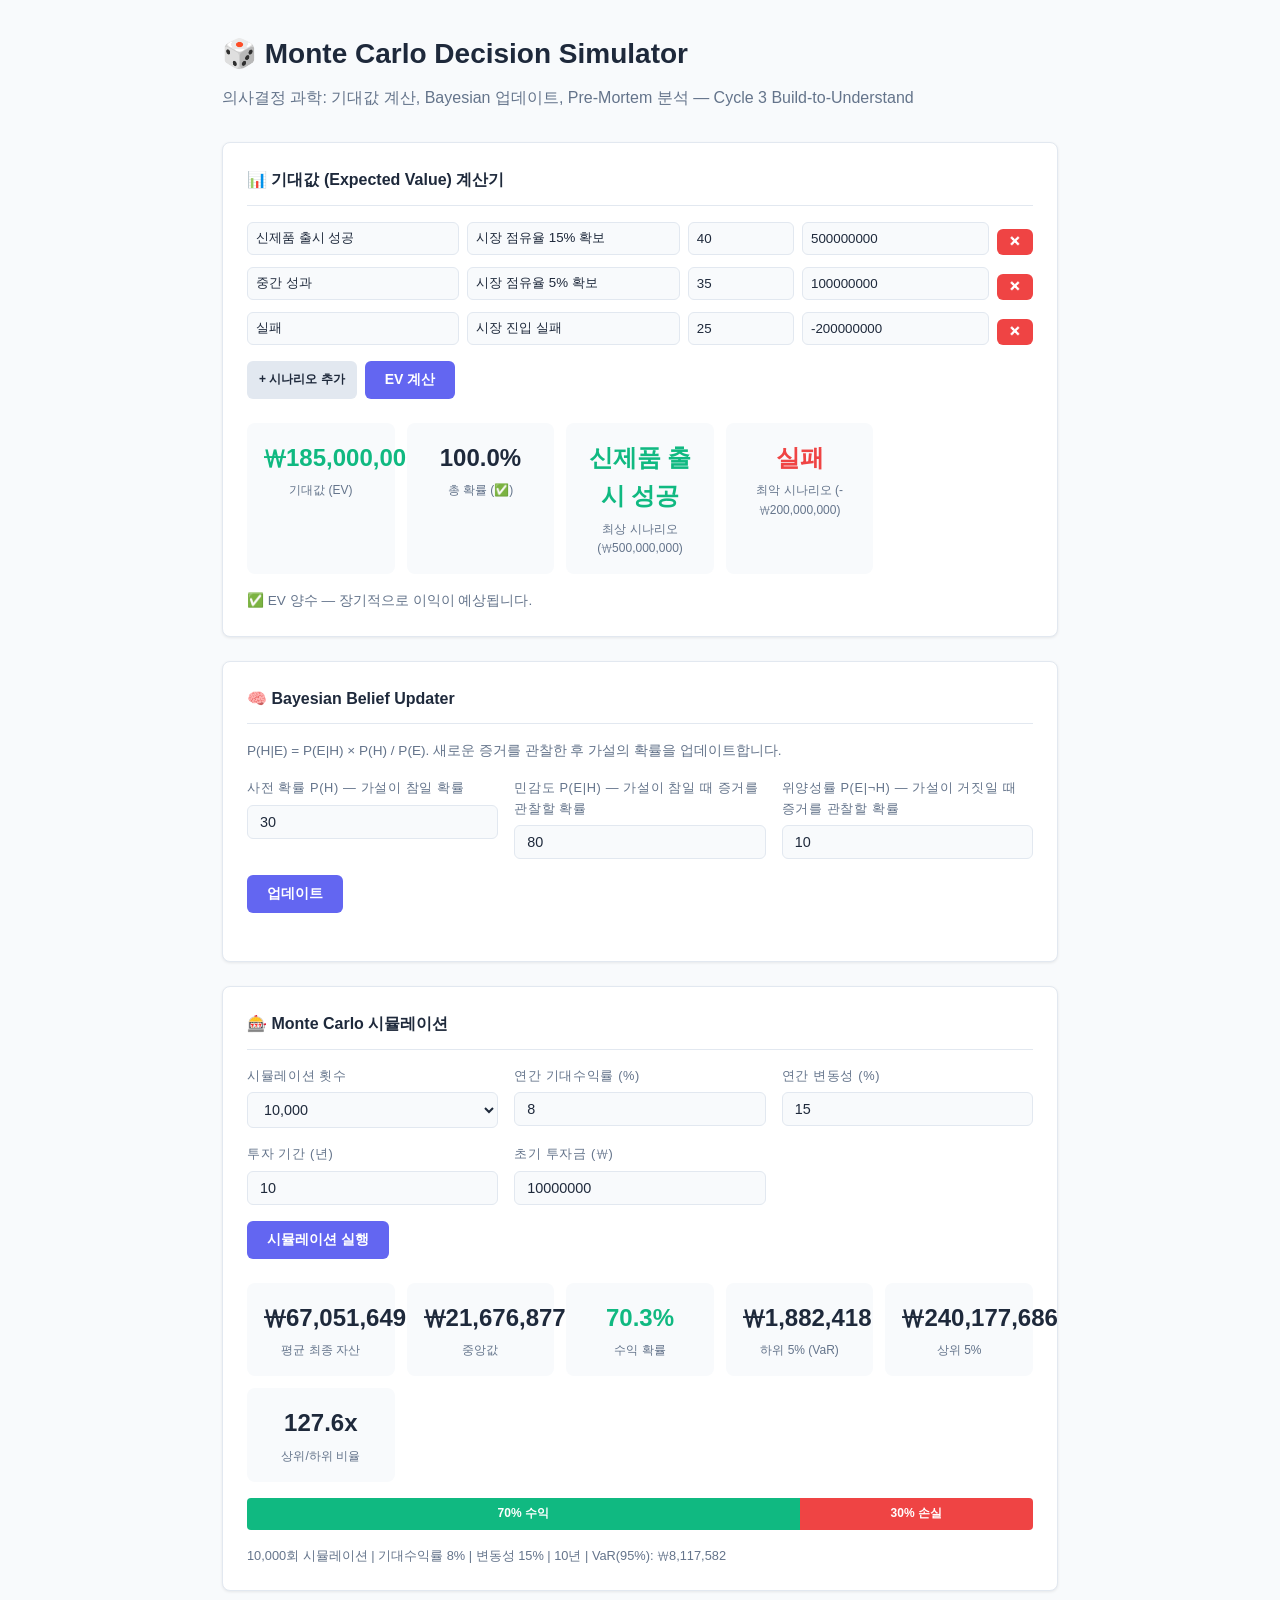
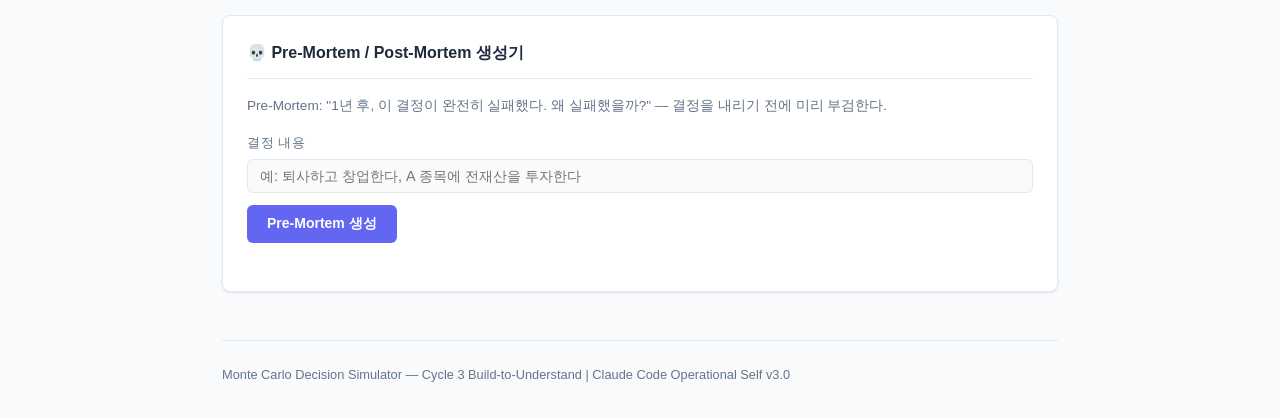
<file: decision-sim/index.html>
<!DOCTYPE html>
<html lang="ko">
<head>
<meta charset="UTF-8">
<meta name="viewport" content="width=device-width, initial-scale=1.0">
<title>Monte Carlo Decision Simulator</title>
<style>
  * { margin: 0; padding: 0; box-sizing: border-box; }

  :root {
    --bg: #f8fafc;
    --surface: #fff;
    --text: #1e293b;
    --text-secondary: #64748b;
    --border: #e2e8f0;
    --accent: #6366f1;
    --accent-hover: #4f46e5;
    --positive: #10b981;
    --negative: #ef4444;
    --warning: #f59e0b;
    --radius: 8px;
    --shadow: 0 1px 3px rgba(0,0,0,0.08);
  }

  @media (prefers-color-scheme: dark) {
    :root {
      --bg: #0f172a;
      --surface: #1e293b;
      --text: #e2e8f0;
      --text-secondary: #94a3b8;
      --border: #334155;
      --accent: #818cf8;
      --shadow: 0 1px 3px rgba(0,0,0,0.3);
    }
  }

  body {
    font-family: 'Inter', 'Pretendard', -apple-system, sans-serif;
    background: var(--bg);
    color: var(--text);
    line-height: 1.6;
    padding: 2rem;
    max-width: 900px;
    margin: 0 auto;
  }

  h1 { font-size: 1.75rem; font-weight: 700; margin-bottom: 0.5rem; }
  h2 { font-size: 1.25rem; font-weight: 600; margin: 2rem 0 1rem; }
  .subtitle { color: var(--text-secondary); margin-bottom: 2rem; }

  .card {
    background: var(--surface);
    border: 1px solid var(--border);
    border-radius: var(--radius);
    padding: 1.5rem;
    margin-bottom: 1.5rem;
    box-shadow: var(--shadow);
  }

  .card-header {
    font-weight: 600;
    font-size: 1rem;
    margin-bottom: 1rem;
    padding-bottom: 0.75rem;
    border-bottom: 1px solid var(--border);
  }

  .form-grid {
    display: grid;
    grid-template-columns: repeat(auto-fill, minmax(200px, 1fr));
    gap: 1rem;
  }

  .form-group { display: flex; flex-direction: column; gap: 0.375rem; }
  .form-group label { font-size: 0.8rem; font-weight: 500; color: var(--text-secondary); text-transform: uppercase; letter-spacing: 0.05em; }
  .form-group input, .form-group select {
    padding: 0.5rem 0.75rem;
    border: 1px solid var(--border);
    border-radius: 6px;
    font-size: 0.9rem;
    background: var(--bg);
    color: var(--text);
    font-family: inherit;
  }
  .form-group input:focus { outline: 2px solid var(--accent); outline-offset: -1px; }

  .scenario-row {
    display: grid;
    grid-template-columns: 2fr 2fr 1fr 1fr auto;
    gap: 0.5rem;
    align-items: end;
    margin-bottom: 0.75rem;
  }
  .scenario-row input {
    padding: 0.5rem;
    border: 1px solid var(--border);
    border-radius: 6px;
    background: var(--bg);
    color: var(--text);
    font-family: inherit;
  }

  button {
    padding: 0.625rem 1.25rem;
    border: none;
    border-radius: 6px;
    font-weight: 600;
    font-size: 0.875rem;
    cursor: pointer;
    transition: all 0.15s;
    font-family: inherit;
  }
  .btn-primary { background: var(--accent); color: #fff; }
  .btn-primary:hover { background: var(--accent-hover); }
  .btn-secondary { background: var(--border); color: var(--text); }
  .btn-secondary:hover { opacity: 0.8; }
  .btn-danger { background: var(--negative); color: #fff; }
  .btn-sm { padding: 0.375rem 0.75rem; font-size: 0.75rem; }

  .results { margin-top: 1.5rem; }
  .metric-grid {
    display: grid;
    grid-template-columns: repeat(auto-fill, minmax(140px, 1fr));
    gap: 0.75rem;
    margin: 1rem 0;
  }
  .metric {
    padding: 1rem;
    background: var(--bg);
    border-radius: var(--radius);
    text-align: center;
  }
  .metric-value { font-size: 1.5rem; font-weight: 700; }
  .metric-label { font-size: 0.75rem; color: var(--text-secondary); margin-top: 0.25rem; }
  .metric-value.positive { color: var(--positive); }
  .metric-value.negative { color: var(--negative); }

  .distribution-bar {
    display: flex;
    height: 32px;
    border-radius: 4px;
    overflow: hidden;
    margin: 1rem 0;
  }
  .dist-win { background: var(--positive); display: flex; align-items: center; justify-content: center; font-size: 0.75rem; font-weight: 600; color: #fff; }
  .dist-loss { background: var(--negative); display: flex; align-items: center; justify-content: center; font-size: 0.75rem; font-weight: 600; color: #fff; }

  .premortem { padding: 1rem; background: #fef2f2; border-left: 3px solid var(--negative); border-radius: 0 6px 6px 0; margin: 1rem 0; font-size: 0.9rem; }
  @media (prefers-color-scheme: dark) { .premortem { background: #450a0a55; } }

  .postmortem { padding: 1rem; background: #ecfdf5; border-left: 3px solid var(--positive); border-radius: 0 6px 6px 0; margin: 1rem 0; font-size: 0.9rem; }
  @media (prefers-color-scheme: dark) { .postmortem { background: #064e3b55; } }

  .bayesian { padding: 1rem; background: var(--bg); border-radius: var(--radius); margin: 1rem 0; }
  .bayesian-row { display: flex; justify-content: space-between; align-items: center; padding: 0.5rem 0; }
  .bayesian-label { font-weight: 500; }
  .bayesian-value { font-weight: 700; font-size: 1.1rem; color: var(--accent); }

  footer { margin-top: 3rem; padding-top: 1.5rem; border-top: 1px solid var(--border); font-size: 0.8rem; color: var(--text-secondary); }
</style>
</head>
<body>

<h1>🎲 Monte Carlo Decision Simulator</h1>
<p class="subtitle">의사결정 과학: 기대값 계산, Bayesian 업데이트, Pre-Mortem 분석 — Cycle 3 Build-to-Understand</p>

<!-- Expected Value Calculator -->
<div class="card">
  <div class="card-header">📊 기대값 (Expected Value) 계산기</div>
  <div id="ev-scenarios">
    <div class="scenario-row">
      <input type="text" placeholder="시나리오 이름" value="신제품 출시 성공">
      <input type="text" placeholder="결과 설명" value="시장 점유율 15% 확보">
      <input type="number" placeholder="확률(%)" value="40" min="0" max="100" step="0.1">
      <input type="number" placeholder="가치(₩)" value="500000000" step="1000000">
      <button class="btn-danger btn-sm" onclick="removeScenario(this)">✕</button>
    </div>
    <div class="scenario-row">
      <input type="text" placeholder="시나리오 이름" value="중간 성과">
      <input type="text" placeholder="결과 설명" value="시장 점유율 5% 확보">
      <input type="number" placeholder="확률(%)" value="35" min="0" max="100" step="0.1">
      <input type="number" placeholder="가치(₩)" value="100000000" step="1000000">
      <button class="btn-danger btn-sm" onclick="removeScenario(this)">✕</button>
    </div>
    <div class="scenario-row">
      <input type="text" placeholder="시나리오 이름" value="실패">
      <input type="text" placeholder="결과 설명" value="시장 진입 실패">
      <input type="number" placeholder="확률(%)" value="25" min="0" max="100" step="0.1">
      <input type="number" placeholder="가치(₩)" value="-200000000" step="1000000">
      <button class="btn-danger btn-sm" onclick="removeScenario(this)">✕</button>
    </div>
  </div>
  <div style="display: flex; gap: 0.5rem; margin-top: 1rem;">
    <button class="btn-secondary btn-sm" onclick="addScenario()">+ 시나리오 추가</button>
    <button class="btn-primary" onclick="computeEV()">EV 계산</button>
  </div>
  <div id="ev-result" class="results"></div>
</div>

<!-- Bayesian Updater -->
<div class="card">
  <div class="card-header">🧠 Bayesian Belief Updater</div>
  <p style="color:var(--text-secondary);margin-bottom:1rem;font-size:0.85rem;">
    P(H|E) = P(E|H) × P(H) / P(E). 새로운 증거를 관찰한 후 가설의 확률을 업데이트합니다.
  </p>
  <div class="form-grid">
    <div class="form-group">
      <label>사전 확률 P(H) — 가설이 참일 확률</label>
      <input type="number" id="prior" value="30" min="0" max="100" step="0.1" placeholder="%">
    </div>
    <div class="form-group">
      <label>민감도 P(E|H) — 가설이 참일 때 증거를 관찰할 확률</label>
      <input type="number" id="sensitivity" value="80" min="0" max="100" step="0.1" placeholder="%">
    </div>
    <div class="form-group">
      <label>위양성률 P(E|¬H) — 가설이 거짓일 때 증거를 관찰할 확률</label>
      <input type="number" id="false-positive" value="10" min="0" max="100" step="0.1" placeholder="%">
    </div>
  </div>
  <button class="btn-primary" style="margin-top:1rem;" onclick="bayesianUpdate()">업데이트</button>
  <div id="bayesian-result" class="results"></div>
</div>

<!-- Monte Carlo Simulator -->
<div class="card">
  <div class="card-header">🎰 Monte Carlo 시뮬레이션</div>
  <div class="form-grid">
    <div class="form-group">
      <label>시뮬레이션 횟수</label>
      <select id="sim-count">
        <option value="1000">1,000</option>
        <option value="10000" selected>10,000</option>
        <option value="100000">100,000</option>
      </select>
    </div>
    <div class="form-group">
      <label>연간 기대수익률 (%)</label>
      <input type="number" id="sim-mean" value="8" step="0.1">
    </div>
    <div class="form-group">
      <label>연간 변동성 (%)</label>
      <input type="number" id="sim-vol" value="15" step="0.1">
    </div>
    <div class="form-group">
      <label>투자 기간 (년)</label>
      <input type="number" id="sim-years" value="10" min="1" max="50">
    </div>
    <div class="form-group">
      <label>초기 투자금 (₩)</label>
      <input type="number" id="sim-capital" value="10000000" step="1000000">
    </div>
  </div>
  <button class="btn-primary" style="margin-top:1rem;" onclick="runMonteCarlo()">시뮬레이션 실행</button>
  <div id="mc-result" class="results"></div>
</div>

<!-- Pre-Mortem Generator -->
<div class="card">
  <div class="card-header">💀 Pre-Mortem / Post-Mortem 생성기</div>
  <p style="color:var(--text-secondary);margin-bottom:1rem;font-size:0.85rem;">
    Pre-Mortem: "1년 후, 이 결정이 완전히 실패했다. 왜 실패했을까?" — 결정을 내리기 전에 미리 부검한다.
  </p>
  <div class="form-group" style="max-width:100%;">
    <label>결정 내용</label>
    <input type="text" id="pm-decision" placeholder="예: 퇴사하고 창업한다, A 종목에 전재산을 투자한다" style="width:100%;">
  </div>
  <button class="btn-primary" style="margin-top:0.75rem;" onclick="generatePremortem()">Pre-Mortem 생성</button>
  <div id="pm-result" class="results"></div>
</div>

<footer>
  Monte Carlo Decision Simulator — Cycle 3 Build-to-Understand | Claude Code Operational Self v3.0
</footer>

<script>
// ─── Expected Value ───
function addScenario() {
  const row = document.createElement('div');
  row.className = 'scenario-row';
  row.innerHTML = `
    <input type="text" placeholder="시나리오 이름">
    <input type="text" placeholder="결과 설명">
    <input type="number" placeholder="확률(%)" min="0" max="100" step="0.1">
    <input type="number" placeholder="가치(₩)" step="1000000">
    <button class="btn-danger btn-sm" onclick="removeScenario(this)">✕</button>
  `;
  document.getElementById('ev-scenarios').appendChild(row);
}

function removeScenario(btn) {
  const rows = document.querySelectorAll('#ev-scenarios .scenario-row');
  if (rows.length > 1) btn.closest('.scenario-row').remove();
}

function computeEV() {
  const rows = document.querySelectorAll('#ev-scenarios .scenario-row');
  let ev = 0;
  let totalProb = 0;
  let best = null, worst = null;
  const scenarios = [];

  rows.forEach(row => {
    const inputs = row.querySelectorAll('input');
    const name = inputs[0].value || 'Unnamed';
    const desc = inputs[1].value || '-';
    const prob = parseFloat(inputs[2].value) || 0;
    const value = parseFloat(inputs[3].value) || 0;

    totalProb += prob;
    ev += (prob / 100) * value;
    const scenario = { name, desc, prob, value };
    scenarios.push(scenario);

    if (!best || value > best.value) best = scenario;
    if (!worst || value < worst.value) worst = scenario;
  });

  const fmt = n => new Intl.NumberFormat('ko-KR', { style: 'currency', currency: 'KRW', maximumFractionDigits: 0 }).format(n);

  document.getElementById('ev-result').innerHTML = `
    <div class="metric-grid">
      <div class="metric">
        <div class="metric-value ${ev >= 0 ? 'positive' : 'negative'}">${fmt(ev)}</div>
        <div class="metric-label">기대값 (EV)</div>
      </div>
      <div class="metric">
        <div class="metric-value">${totalProb.toFixed(1)}%</div>
        <div class="metric-label">총 확률 (${totalProb > 100 ? '⚠ 초과' : totalProb < 100 ? '⚠ 부족' : '✅'})</div>
      </div>
      <div class="metric">
        <div class="metric-value positive">${best.name}</div>
        <div class="metric-label">최상 시나리오 (${fmt(best.value)})</div>
      </div>
      <div class="metric">
        <div class="metric-value negative">${worst.name}</div>
        <div class="metric-label">최악 시나리오 (${fmt(worst.value)})</div>
      </div>
    </div>
    <p style="font-size:0.85rem;color:var(--text-secondary);margin-top:0.5rem;">
      ${ev >= 0 ? '✅ EV 양수 — 장기적으로 이익이 예상됩니다.' : '⚠ EV 음수 — 이 결정은 장기적으로 손실이 예상됩니다.'}
      ${totalProb > 100 ? ' 확률 합계가 100%를 초과합니다. 확률을 정규화하세요.' : totalProb < 100 ? ' 확률 합계가 100% 미만입니다. 빠진 시나리오가 있나요?' : ''}
    </p>
  `;
}

// ─── Bayesian Update ───
function bayesianUpdate() {
  const prior = parseFloat(document.getElementById('prior').value) / 100;
  const sensitivity = parseFloat(document.getElementById('sensitivity').value) / 100;
  const falsePositive = parseFloat(document.getElementById('false-positive').value) / 100;

  // P(E) = P(E|H)*P(H) + P(E|¬H)*P(¬H)
  const pE = sensitivity * prior + falsePositive * (1 - prior);
  // P(H|E) = P(E|H) * P(H) / P(E)
  const posterior = (sensitivity * prior) / pE;

  document.getElementById('bayesian-result').innerHTML = `
    <div class="bayesian">
      <div class="bayesian-row">
        <span class="bayesian-label">사전 확률 P(H)</span>
        <span class="bayesian-value">${(prior * 100).toFixed(1)}%</span>
      </div>
      <div class="bayesian-row">
        <span class="bayesian-label">증거 관찰 확률 P(E)</span>
        <span>${(pE * 100).toFixed(1)}%</span>
      </div>
      <div class="bayesian-row" style="border-top:2px solid var(--accent);padding-top:0.75rem;">
        <span class="bayesian-label">→ 사후 확률 P(H|E)</span>
        <span class="bayesian-value" style="font-size:1.4rem;">${(posterior * 100).toFixed(1)}%</span>
      </div>
      <p style="font-size:0.85rem;color:var(--text-secondary);margin-top:0.75rem;">
        증거를 관찰한 후, 가설이 참일 확률이 <strong>${(prior * 100).toFixed(1)}% → ${(posterior * 100).toFixed(1)}%</strong>로 업데이트되었습니다.
        ${posterior > prior ? '📈 증거가 가설을 강하게 지지합니다.' : '📉 증거가 가설을 약화시킵니다.'}
      </p>
    </div>
  `;
}

// ─── Monte Carlo Simulation ───
function runMonteCarlo() {
  const n = parseInt(document.getElementById('sim-count').value);
  const mean = parseFloat(document.getElementById('sim-mean').value) / 100;
  const vol = parseFloat(document.getElementById('sim-vol').value) / 100;
  const years = parseInt(document.getElementById('sim-years').value);
  const capital = parseFloat(document.getElementById('sim-capital').value);

  // Box-Muller transform for normal random
  const randn = () => {
    let u = 0, v = 0;
    while (u === 0) u = Math.random();
    while (v === 0) v = Math.random();
    return Math.sqrt(-2 * Math.log(u)) * Math.cos(2 * Math.PI * v);
  };

  const outcomes = [];
  let sum = 0;
  for (let i = 0; i < n; i++) {
    const annualReturn = mean + vol * randn();
    const finalCapital = capital * Math.exp(annualReturn * years);
    outcomes.push(finalCapital);
    sum += finalCapital;
  }

  outcomes.sort((a, b) => a - b);
  const avg = sum / n;
  const median = outcomes[Math.floor(n / 2)];
  const p5 = outcomes[Math.floor(n * 0.05)];
  const p95 = outcomes[Math.floor(n * 0.95)];
  const winCount = outcomes.filter(o => o > capital).length;
  const winRate = (winCount / n) * 100;

  const fmt = n => new Intl.NumberFormat('ko-KR', { style: 'currency', currency: 'KRW', maximumFractionDigits: 0 }).format(n);

  document.getElementById('mc-result').innerHTML = `
    <div class="metric-grid">
      <div class="metric">
        <div class="metric-value">${fmt(avg)}</div>
        <div class="metric-label">평균 최종 자산</div>
      </div>
      <div class="metric">
        <div class="metric-value">${fmt(median)}</div>
        <div class="metric-label">중앙값</div>
      </div>
      <div class="metric">
        <div class="metric-value positive">${winRate.toFixed(1)}%</div>
        <div class="metric-label">수익 확률</div>
      </div>
      <div class="metric">
        <div class="metric-value">${fmt(p5)}</div>
        <div class="metric-label">하위 5% (VaR)</div>
      </div>
      <div class="metric">
        <div class="metric-value">${fmt(p95)}</div>
        <div class="metric-label">상위 5%</div>
      </div>
      <div class="metric">
        <div class="metric-value">${(p95 / p5).toFixed(1)}x</div>
        <div class="metric-label">상위/하위 비율</div>
      </div>
    </div>
    <div class="distribution-bar">
      <div class="dist-win" style="flex:${winRate};min-width:${winRate > 0 ? '30px' : '0'};">${winRate.toFixed(0)}% 수익</div>
      <div class="dist-loss" style="flex:${100-winRate};min-width:${(100-winRate) > 0 ? '30px' : '0'};">${(100-winRate).toFixed(0)}% 손실</div>
    </div>
    <p style="font-size:0.8rem;color:var(--text-secondary);">
      ${n.toLocaleString()}회 시뮬레이션 | 기대수익률 ${(mean*100).toFixed(0)}% | 변동성 ${(vol*100).toFixed(0)}% | ${years}년 | VaR(95%): ${fmt(capital - p5)}
    </p>
  `;
}

// ─── Pre-Mortem ───
function generatePremortem() {
  const decision = document.getElementById('pm-decision').value || '이 결정';

  const causes = [
    '시장 타이밍을 완전히 잘못 짚었다. 준비가 끝났을 때는 이미 기회가 사라졌다.',
    '핵심 가정 하나가 틀렸다. "사람들이 반드시 X를 원할 것이다" — 아무도 원하지 않았다.',
    '자원을 과소평가했다. 예상보다 3배의 시간과 돈이 들었다.',
    '경쟁사의 반응을 전혀 예상하지 못했다. 그들은 우리보다 빠르게 움직였다.',
    '팀이 무너졌다. 핵심 인력이 가장 중요한 순간에 떠났다.',
    '블랙스완 이벤트. 아무도 예측하지 못한 외부 충격이 모든 것을 바꿨다.',
    '실행 속도가 너무 느렸다. 완벽을 추구하다가 아무것도 출시하지 못했다.',
    '고객 피드백을 무시했다. 우리가 만든 것은 우리가 원하는 것이지, 시장이 원하는 것이 아니었다.',
    '현금 흐름을 관리하지 못했다. 수익은 나는데 현금이 바닥났다.',
    '확증 편향에 빠졌다. 성공 신호만 보고, 실패 신호는 모두 무시했다.'
  ];

  const successes = [
    '핵심 가정이 정확히 맞아떨어졌다. 타이밍, 시장, 실행이 모두 정렬되었다.',
    '팀이 예상을 뛰어넘는 성과를 냈다. 각자 맡은 영역에서 최고의 결과.',
    '경쟁사가 우리의 움직임을 과소평가했다. 그들이 반응할 때쯤 우리는 이미 앞서 있었다.',
    '고객이 우리가 예상하지 못한 방식으로 제품을 사용했고, 새로운 시장이 열렸다.',
    '꾸준함이 승리했다. 작은 개선을 매일 쌓아올려 복리의 기적을 만들었다.'
  ];

  const shuffle = arr => arr.sort(() => Math.random() - 0.5);
  const top3 = shuffle([...causes]).slice(0, 3);
  const top2 = shuffle([...successes]).slice(0, 2);

  document.getElementById('pm-result').innerHTML = `
    <div class="premortem">
      <strong>💀 Pre-Mortem: "${decision}"이(가) 실패했다면…</strong>
      <ol style="margin-top:0.5rem;padding-left:1.25rem;">
        ${top3.map(c => `<li style="margin-bottom:0.25rem;">${c}</li>`).join('')}
      </ol>
      <p style="font-size:0.8rem;margin-top:0.5rem;">💡 지금 무엇을 바꿀 수 있는가? 이 3가지 실패 모드에 대한 방어책을 세워라.</p>
    </div>
    <div class="postmortem">
      <strong>🏆 Post-Mortem: 성공했다면…</strong>
      <ol style="margin-top:0.5rem;padding-left:1.25rem;">
        ${top2.map(c => `<li style="margin-bottom:0.25rem;">${c}</li>`).join('')}
      </ol>
      <p style="font-size:0.8rem;margin-top:0.5rem;">💡 이 성공 요인에 자원을 집중하라. 성공의 확률을 높이는 데 투자하라.</p>
    </div>
  `;
}

// ─── Run initial simulations ───
computeEV();
runMonteCarlo();
</script>

</body>
</html>
</file>
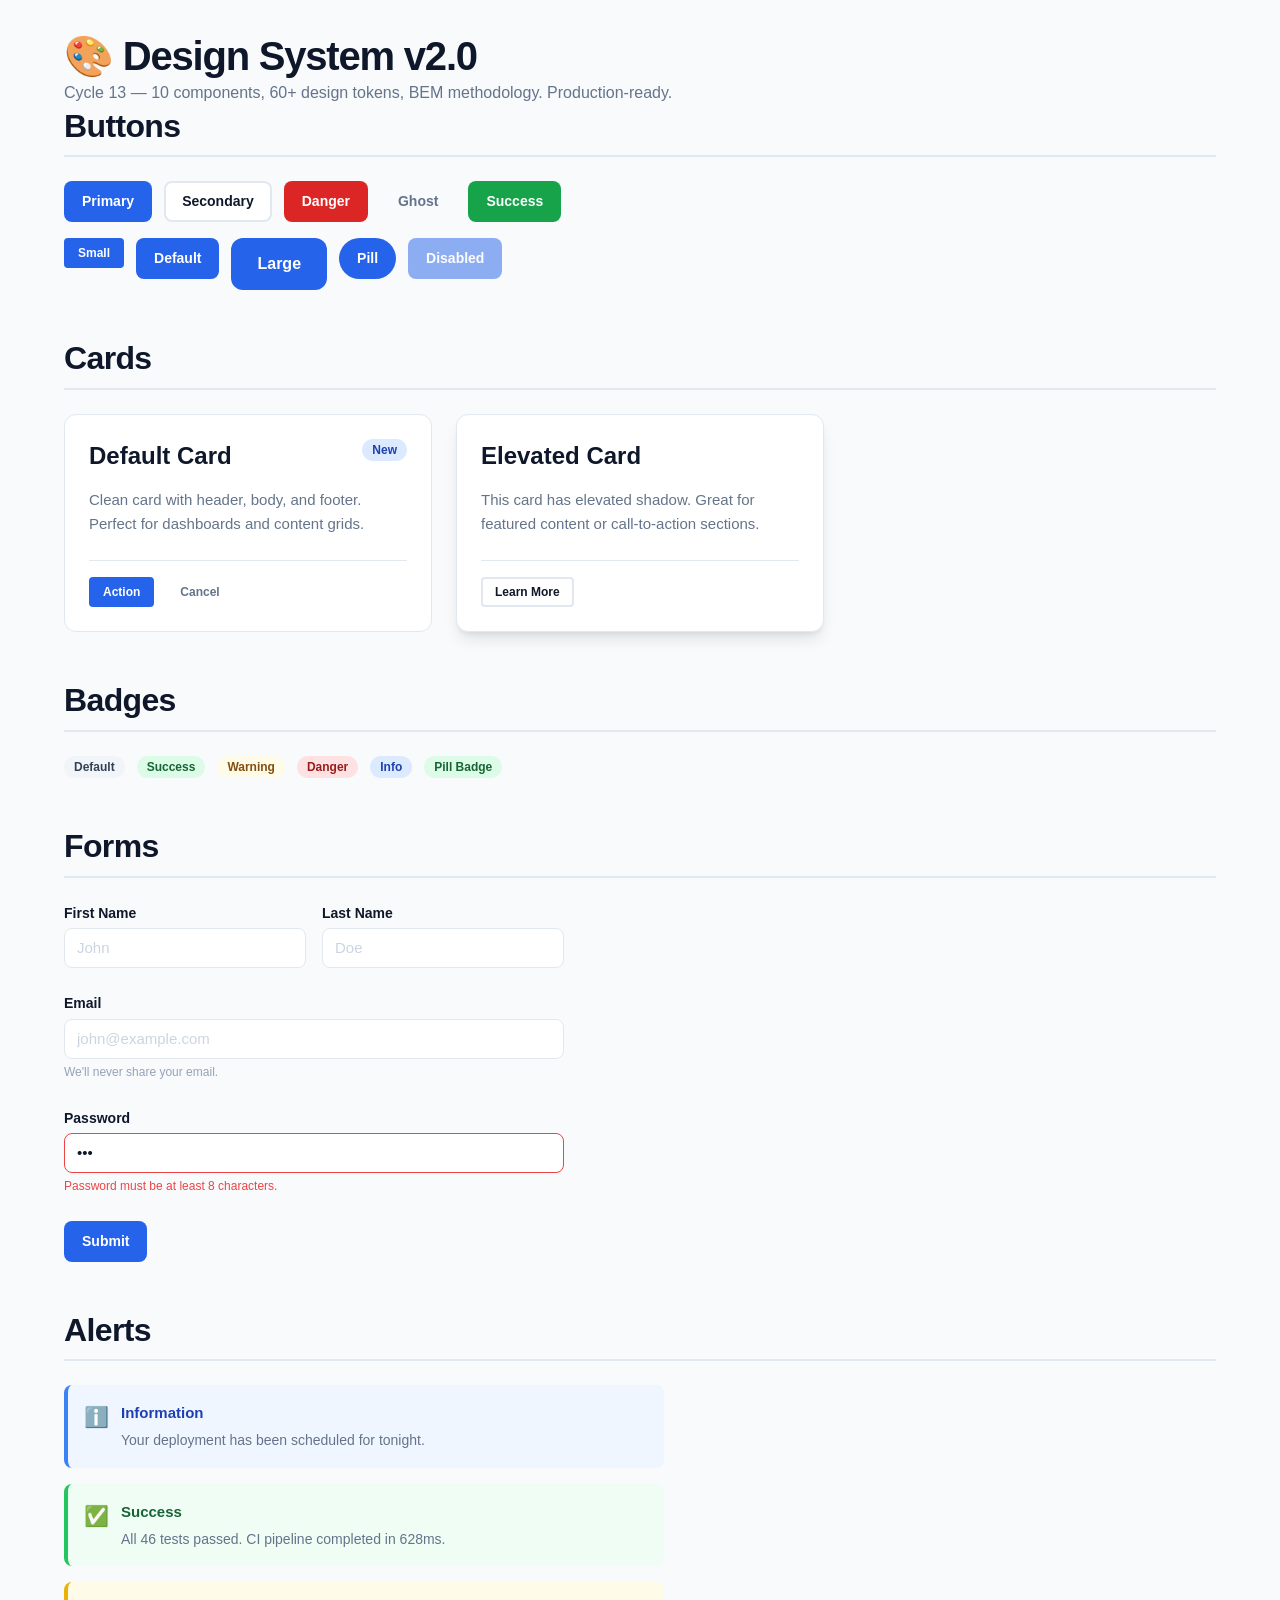
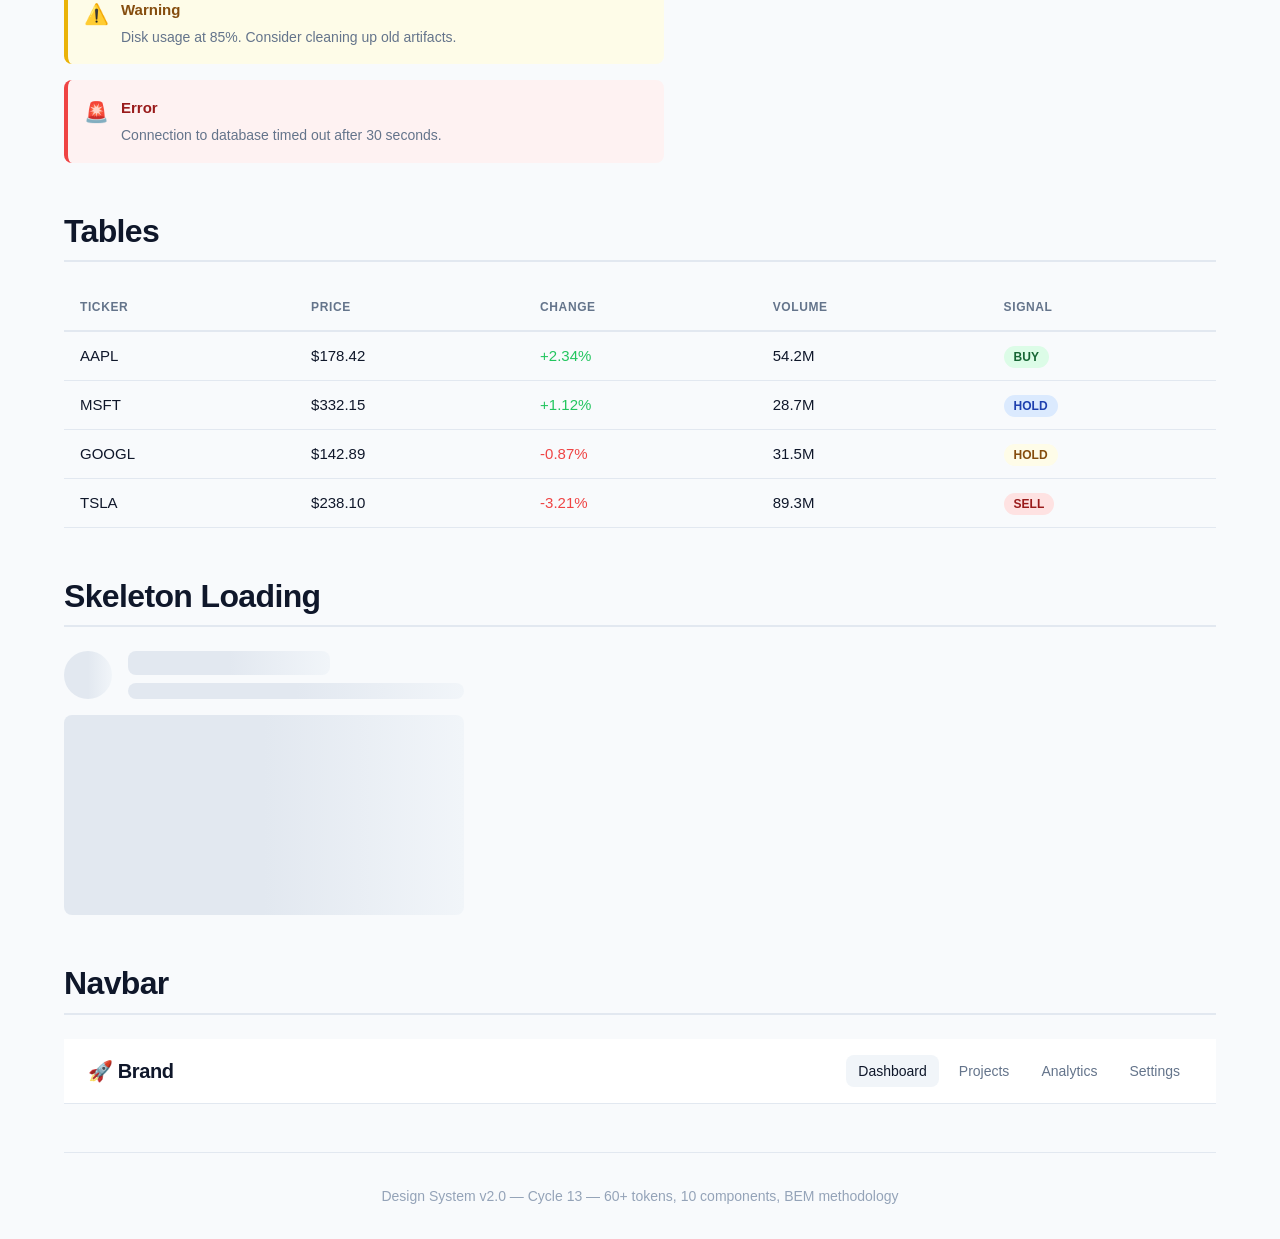
<file: design-system/index.html>
<!DOCTYPE html>
<html lang="ko">
<head>
<meta charset="UTF-8">
<meta name="viewport" content="width=device-width, initial-scale=1.0">
<title>Design System — Component Library Preview</title>
<link rel="stylesheet" href="components.css">
<style>
  body.ds { padding: 2rem; max-width: 1200px; margin: 0 auto; }
  .demo-section { margin-bottom: 3rem; }
  .demo-section h2 { border-bottom: 2px solid var(--ds-border); padding-bottom: 0.5rem; margin-bottom: 1.5rem; }
  .demo-row { display: flex; gap: 0.75rem; flex-wrap: wrap; align-items: flex-start; margin-bottom: 1rem; }
  .demo-grid { display: grid; grid-template-columns: repeat(auto-fill, minmax(300px, 1fr)); gap: 1.5rem; }
</style>
</head>
<body class="ds">

<div class="ds-container">
  <h1 class="ds-h1">🎨 Design System v2.0</h1>
  <p class="ds-body">Cycle 13 — 10 components, 60+ design tokens, BEM methodology. Production-ready.</p>

  <!-- Buttons -->
  <div class="demo-section">
    <h2 class="ds-h2">Buttons</h2>
    <div class="demo-row">
      <button class="ds-btn ds-btn--primary">Primary</button>
      <button class="ds-btn ds-btn--secondary">Secondary</button>
      <button class="ds-btn ds-btn--danger">Danger</button>
      <button class="ds-btn ds-btn--ghost">Ghost</button>
      <button class="ds-btn ds-btn--success">Success</button>
    </div>
    <div class="demo-row" style="margin-top:1rem">
      <button class="ds-btn ds-btn--primary ds-btn--sm">Small</button>
      <button class="ds-btn ds-btn--primary">Default</button>
      <button class="ds-btn ds-btn--primary ds-btn--lg">Large</button>
      <button class="ds-btn ds-btn--primary ds-btn--pill">Pill</button>
      <button class="ds-btn ds-btn--primary" disabled>Disabled</button>
    </div>
  </div>

  <!-- Cards -->
  <div class="demo-section">
    <h2 class="ds-h2">Cards</h2>
    <div class="demo-grid">
      <div class="ds-card">
        <div class="ds-card__header"><h3 class="ds-h3">Default Card</h3><span class="ds-badge ds-badge--info">New</span></div>
        <div class="ds-card__body">Clean card with header, body, and footer. Perfect for dashboards and content grids.</div>
        <div class="ds-card__footer">
          <button class="ds-btn ds-btn--primary ds-btn--sm">Action</button>
          <button class="ds-btn ds-btn--ghost ds-btn--sm">Cancel</button>
        </div>
      </div>
      <div class="ds-card ds-card--elevated">
        <div class="ds-card__header"><h3 class="ds-h3">Elevated Card</h3></div>
        <div class="ds-card__body">This card has elevated shadow. Great for featured content or call-to-action sections.</div>
        <div class="ds-card__footer">
          <button class="ds-btn ds-btn--secondary ds-btn--sm">Learn More</button>
        </div>
      </div>
    </div>
  </div>

  <!-- Badges -->
  <div class="demo-section">
    <h2 class="ds-h2">Badges</h2>
    <div class="demo-row">
      <span class="ds-badge ds-badge--default">Default</span>
      <span class="ds-badge ds-badge--success">Success</span>
      <span class="ds-badge ds-badge--warning">Warning</span>
      <span class="ds-badge ds-badge--danger">Danger</span>
      <span class="ds-badge ds-badge--info">Info</span>
      <span class="ds-badge ds-badge--pill ds-badge--success">Pill Badge</span>
    </div>
  </div>

  <!-- Forms -->
  <div class="demo-section">
    <h2 class="ds-h2">Forms</h2>
    <div class="ds-form" style="max-width:500px">
      <div class="ds-form__row">
        <div class="ds-input-group">
          <label class="ds-label">First Name</label>
          <input class="ds-input" type="text" placeholder="John">
        </div>
        <div class="ds-input-group">
          <label class="ds-label">Last Name</label>
          <input class="ds-input" type="text" placeholder="Doe">
        </div>
      </div>
      <div class="ds-input-group">
        <label class="ds-label">Email</label>
        <input class="ds-input" type="email" placeholder="john@example.com">
        <span class="ds-helper-text">We'll never share your email.</span>
      </div>
      <div class="ds-input-group">
        <label class="ds-label">Password</label>
        <input class="ds-input ds-input--error" type="password" value="123">
        <span class="ds-error-text">Password must be at least 8 characters.</span>
      </div>
      <button class="ds-btn ds-btn--primary" style="align-self:flex-start">Submit</button>
    </div>
  </div>

  <!-- Alerts -->
  <div class="demo-section">
    <h2 class="ds-h2">Alerts</h2>
    <div class="ds-stack ds-stack--4" style="max-width:600px">
      <div class="ds-alert ds-alert--info">
        <span class="ds-alert__icon">ℹ️</span>
        <div class="ds-alert__body">
          <div class="ds-alert__title">Information</div>
          <div class="ds-alert__desc">Your deployment has been scheduled for tonight.</div>
        </div>
      </div>
      <div class="ds-alert ds-alert--success">
        <span class="ds-alert__icon">✅</span>
        <div class="ds-alert__body">
          <div class="ds-alert__title">Success</div>
          <div class="ds-alert__desc">All 46 tests passed. CI pipeline completed in 628ms.</div>
        </div>
      </div>
      <div class="ds-alert ds-alert--warning">
        <span class="ds-alert__icon">⚠️</span>
        <div class="ds-alert__body">
          <div class="ds-alert__title">Warning</div>
          <div class="ds-alert__desc">Disk usage at 85%. Consider cleaning up old artifacts.</div>
        </div>
      </div>
      <div class="ds-alert ds-alert--danger">
        <span class="ds-alert__icon">🚨</span>
        <div class="ds-alert__body">
          <div class="ds-alert__title">Error</div>
          <div class="ds-alert__desc">Connection to database timed out after 30 seconds.</div>
        </div>
      </div>
    </div>
  </div>

  <!-- Table -->
  <div class="demo-section">
    <h2 class="ds-h2">Tables</h2>
    <table class="ds-table ds-table--striped">
      <thead><tr><th>Ticker</th><th>Price</th><th>Change</th><th>Volume</th><th>Signal</th></tr></thead>
      <tbody>
        <tr><td>AAPL</td><td>$178.42</td><td style="color:#22c55e">+2.34%</td><td>54.2M</td><td><span class="ds-badge ds-badge--success">BUY</span></td></tr>
        <tr><td>MSFT</td><td>$332.15</td><td style="color:#22c55e">+1.12%</td><td>28.7M</td><td><span class="ds-badge ds-badge--info">HOLD</span></td></tr>
        <tr><td>GOOGL</td><td>$142.89</td><td style="color:#ef4444">-0.87%</td><td>31.5M</td><td><span class="ds-badge ds-badge--warning">HOLD</span></td></tr>
        <tr><td>TSLA</td><td>$238.10</td><td style="color:#ef4444">-3.21%</td><td>89.3M</td><td><span class="ds-badge ds-badge--danger">SELL</span></td></tr>
      </tbody>
    </table>
  </div>

  <!-- Skeleton -->
  <div class="demo-section">
    <h2 class="ds-h2">Skeleton Loading</h2>
    <div class="ds-stack ds-stack--4" style="max-width:400px">
      <div class="ds-row ds-row--4">
        <div class="ds-skeleton ds-skeleton--avatar"></div>
        <div class="ds-stack ds-stack--2" style="flex:1">
          <div class="ds-skeleton ds-skeleton--title"></div>
          <div class="ds-skeleton ds-skeleton--text"></div>
        </div>
      </div>
      <div class="ds-skeleton ds-skeleton--card"></div>
    </div>
  </div>

  <!-- Navbar -->
  <div class="demo-section">
    <h2 class="ds-h2">Navbar</h2>
    <nav class="ds-navbar">
      <a href="#" class="ds-navbar__brand">🚀 Brand</a>
      <ul class="ds-navbar__links">
        <li><a href="#" class="ds-navbar__link ds-navbar__link--active">Dashboard</a></li>
        <li><a href="#" class="ds-navbar__link">Projects</a></li>
        <li><a href="#" class="ds-navbar__link">Analytics</a></li>
        <li><a href="#" class="ds-navbar__link">Settings</a></li>
      </ul>
    </nav>
  </div>

  <hr class="ds-divider">
  <p class="ds-caption" style="text-align:center">Design System v2.0 — Cycle 13 — 60+ tokens, 10 components, BEM methodology</p>

</div>
</body>
</html>
</file>
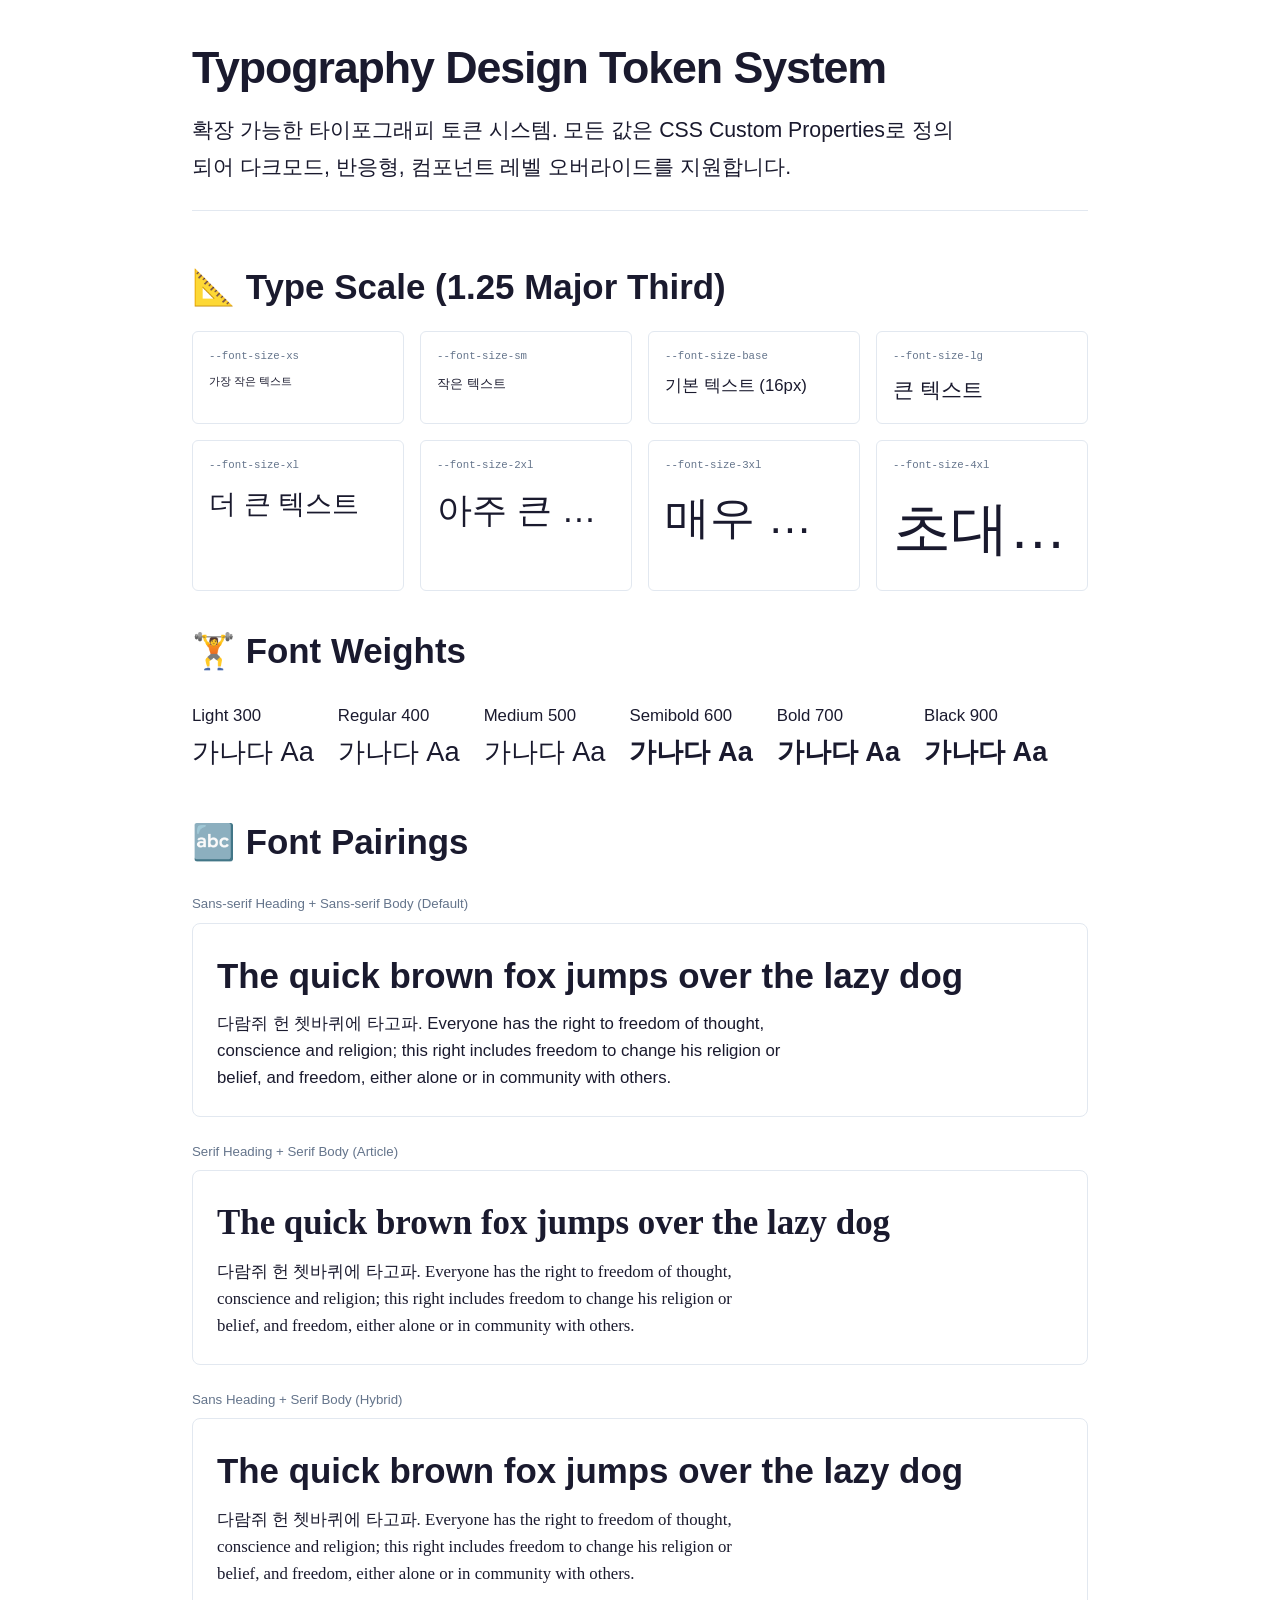
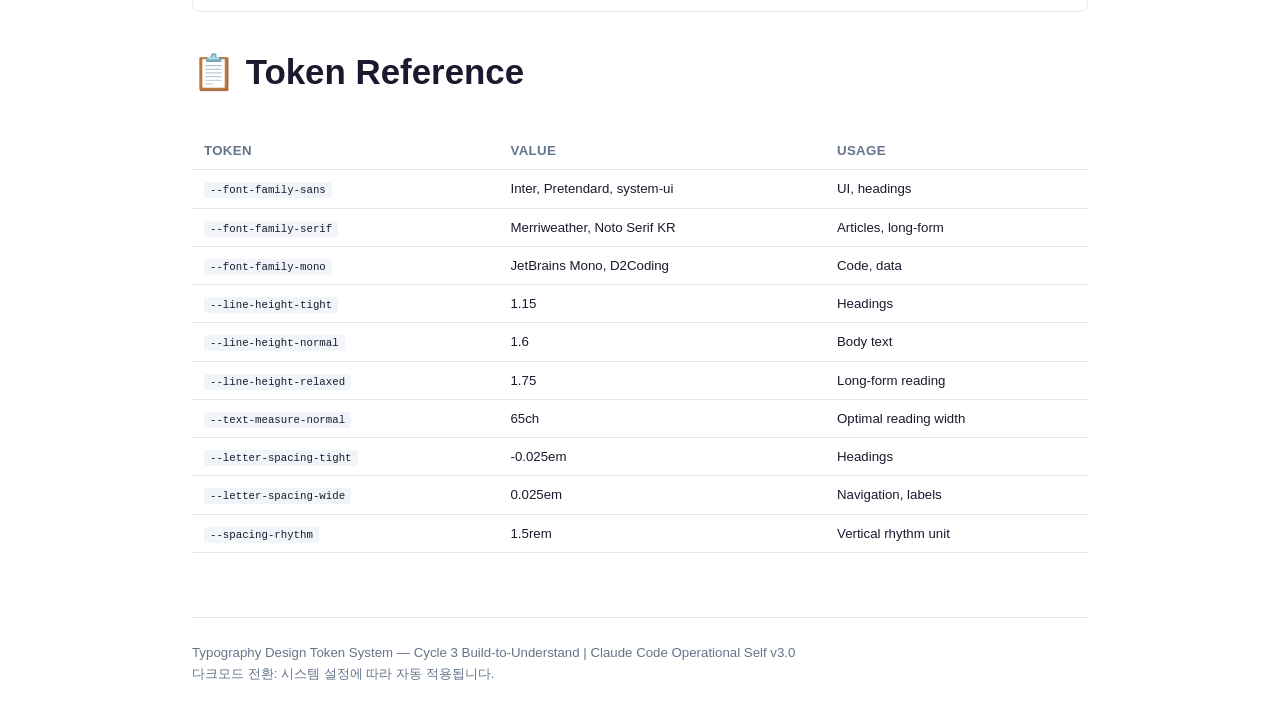
<file: typography-system/index.html>
<!DOCTYPE html>
<html lang="ko">
<head>
<meta charset="UTF-8">
<meta name="viewport" content="width=device-width, initial-scale=1.0">
<title>Typography Design Token System — Preview</title>
<link rel="stylesheet" href="tokens.css">
<style>
  * { margin: 0; padding: 0; box-sizing: border-box; }

  body {
    font-family: var(--body-font-family);
    font-size: var(--body-font-size);
    line-height: var(--body-line-height);
    color: var(--body-color);
    background: var(--body-background);
    padding: 2rem;
    max-width: 960px;
    margin: 0 auto;
  }

  header {
    margin-bottom: 3rem;
    padding-bottom: 1.5rem;
    border-bottom: 1px solid #e2e8f0;
  }

  h1 { font-size: var(--font-size-3xl); font-weight: var(--heading-font-weight); letter-spacing: var(--heading-letter-spacing); margin-bottom: 0.5rem; }
  h2 { font-size: var(--font-size-2xl); font-weight: var(--heading-font-weight); margin: 2rem 0 1rem; }
  h3 { font-size: var(--font-size-xl); font-weight: var(--font-weight-semibold); margin: 1.5rem 0 0.75rem; }
  h4 { font-size: var(--font-size-lg); font-weight: var(--font-weight-semibold); margin: 1rem 0 0.5rem; }

  .specimen { margin: 2rem 0; padding: 1.5rem; background: #f8fafc; border-radius: 8px; }
  @media (prefers-color-scheme: dark) { .specimen { background: #1e293b; } }

  .scale-grid {
    display: grid;
    grid-template-columns: repeat(auto-fill, minmax(200px, 1fr));
    gap: 1rem;
    margin: 1rem 0;
  }

  .scale-item {
    padding: 1rem;
    background: #fff;
    border: 1px solid #e2e8f0;
    border-radius: 6px;
  }
  @media (prefers-color-scheme: dark) { .scale-item { background: #0f172a; border-color: #334155; } }

  .scale-item .label { font-size: var(--font-size-xs); font-family: var(--font-family-mono); color: #64748b; margin-bottom: 0.5rem; }
  .scale-item .preview { white-space: nowrap; overflow: hidden; text-overflow: ellipsis; }

  .weight-row { display: flex; align-items: baseline; gap: 1.5rem; padding: 0.5rem 0; flex-wrap: wrap; }
  .weight-sample { font-size: var(--font-size-xl); }

  .pair-example { margin: 1.5rem 0; }
  .pair-label { font-size: var(--font-size-sm); color: #64748b; margin-bottom: 0.5rem; }
  .pair-display { padding: 1.5rem; border: 1px solid #e2e8f0; border-radius: 8px; }
  @media (prefers-color-scheme: dark) { .pair-display { border-color: #334155; } }
  .pair-heading { font-size: var(--font-size-2xl); font-weight: var(--font-weight-bold); margin-bottom: 0.5rem; }
  .pair-body { max-width: 65ch; }

  table { width: 100%; border-collapse: collapse; margin: 1rem 0; }
  th, td { padding: 0.5rem 0.75rem; text-align: left; border-bottom: 1px solid #e2e8f0; }
  th { font-size: var(--font-size-sm); font-weight: var(--font-weight-semibold); text-transform: uppercase; letter-spacing: var(--letter-spacing-wide); color: #64748b; }
  td { font-size: var(--font-size-sm); }
  td code { font-family: var(--font-family-mono); font-size: var(--font-size-xs); background: #f1f5f9; padding: 0.125rem 0.375rem; border-radius: 3px; }
  @media (prefers-color-scheme: dark) { td code { background: #334155; } }

  footer { margin-top: 3rem; padding-top: 1.5rem; border-top: 1px solid #e2e8f0; font-size: var(--font-size-sm); color: #64748b; }
</style>
</head>
<body>

<header>
  <h1>Typography Design Token System</h1>
  <p class="text-lg leading-relaxed" style="max-width: var(--text-measure-normal);">
    확장 가능한 타이포그래피 토큰 시스템. 모든 값은 CSS Custom Properties로 정의되어
    다크모드, 반응형, 컴포넌트 레벨 오버라이드를 지원합니다.
  </p>
</header>

<!-- Type Scale -->
<h2>📐 Type Scale (1.25 Major Third)</h2>
<div class="scale-grid">
  <div class="scale-item"><div class="label">--font-size-xs</div><div class="preview text-xs">가장 작은 텍스트</div></div>
  <div class="scale-item"><div class="label">--font-size-sm</div><div class="preview text-sm">작은 텍스트</div></div>
  <div class="scale-item"><div class="label">--font-size-base</div><div class="preview text-base">기본 텍스트 (16px)</div></div>
  <div class="scale-item"><div class="label">--font-size-lg</div><div class="preview text-lg">큰 텍스트</div></div>
  <div class="scale-item"><div class="label">--font-size-xl</div><div class="preview text-xl">더 큰 텍스트</div></div>
  <div class="scale-item"><div class="label">--font-size-2xl</div><div class="preview text-2xl">아주 큰 텍스트</div></div>
  <div class="scale-item"><div class="label">--font-size-3xl</div><div class="preview text-3xl">매우 큰 텍스트</div></div>
  <div class="scale-item"><div class="label">--font-size-4xl</div><div class="preview text-4xl">초대형 텍스트</div></div>
</div>

<!-- Font Weights -->
<h2>🏋️ Font Weights</h2>
<div class="weight-row">
  <div><div class="label">Light 300</div><div class="weight-sample font-light">가나다 Aa</div></div>
  <div><div class="label">Regular 400</div><div class="weight-sample font-regular">가나다 Aa</div></div>
  <div><div class="label">Medium 500</div><div class="weight-sample font-medium">가나다 Aa</div></div>
  <div><div class="label">Semibold 600</div><div class="weight-sample font-semibold">가나다 Aa</div></div>
  <div><div class="label">Bold 700</div><div class="weight-sample font-bold">가나다 Aa</div></div>
  <div><div class="label">Black 900</div><div class="weight-sample font-black">가나다 Aa</div></div>
</div>

<!-- Font Pairing -->
<h2>🔤 Font Pairings</h2>

<div class="pair-example">
  <div class="pair-label">Sans-serif Heading + Sans-serif Body (Default)</div>
  <div class="pair-display font-sans">
    <div class="pair-heading">The quick brown fox jumps over the lazy dog</div>
    <div class="pair-body">
      다람쥐 헌 쳇바퀴에 타고파. Everyone has the right to freedom of thought,
      conscience and religion; this right includes freedom to change his religion
      or belief, and freedom, either alone or in community with others.
    </div>
  </div>
</div>

<div class="pair-example">
  <div class="pair-label">Serif Heading + Serif Body (Article)</div>
  <div class="pair-display font-serif">
    <div class="pair-heading">The quick brown fox jumps over the lazy dog</div>
    <div class="pair-body">
      다람쥐 헌 쳇바퀴에 타고파. Everyone has the right to freedom of thought,
      conscience and religion; this right includes freedom to change his religion
      or belief, and freedom, either alone or in community with others.
    </div>
  </div>
</div>

<div class="pair-example">
  <div class="pair-label">Sans Heading + Serif Body (Hybrid)</div>
  <div class="pair-display">
    <div class="pair-heading font-sans">The quick brown fox jumps over the lazy dog</div>
    <div class="pair-body font-serif">
      다람쥐 헌 쳇바퀴에 타고파. Everyone has the right to freedom of thought,
      conscience and religion; this right includes freedom to change his religion
      or belief, and freedom, either alone or in community with others.
    </div>
  </div>
</div>

<!-- Token Reference Table -->
<h2>📋 Token Reference</h2>
<div style="overflow-x: auto;">
<table>
  <thead>
    <tr><th>Token</th><th>Value</th><th>Usage</th></tr>
  </thead>
  <tbody>
    <tr><td><code>--font-family-sans</code></td><td>Inter, Pretendard, system-ui</td><td>UI, headings</td></tr>
    <tr><td><code>--font-family-serif</code></td><td>Merriweather, Noto Serif KR</td><td>Articles, long-form</td></tr>
    <tr><td><code>--font-family-mono</code></td><td>JetBrains Mono, D2Coding</td><td>Code, data</td></tr>
    <tr><td><code>--line-height-tight</code></td><td>1.15</td><td>Headings</td></tr>
    <tr><td><code>--line-height-normal</code></td><td>1.6</td><td>Body text</td></tr>
    <tr><td><code>--line-height-relaxed</code></td><td>1.75</td><td>Long-form reading</td></tr>
    <tr><td><code>--text-measure-normal</code></td><td>65ch</td><td>Optimal reading width</td></tr>
    <tr><td><code>--letter-spacing-tight</code></td><td>-0.025em</td><td>Headings</td></tr>
    <tr><td><code>--letter-spacing-wide</code></td><td>0.025em</td><td>Navigation, labels</td></tr>
    <tr><td><code>--spacing-rhythm</code></td><td>1.5rem</td><td>Vertical rhythm unit</td></tr>
  </tbody>
</table>
</div>

<footer>
  <p>Typography Design Token System — Cycle 3 Build-to-Understand | Claude Code Operational Self v3.0</p>
  <p>다크모드 전환: 시스템 설정에 따라 자동 적용됩니다.</p>
</footer>

</body>
</html>
</file>
<file: design-system/components.css>
/* ═══════════════════════════════════════════════════════════════════════
   Design System Component Library — Reusable UI Components
   Cycle 9 Autonomous Evolution — Design Domain Deep-Dive

   Architecture: Design Tokens → Base Styles → Components → Utilities
   Methodology: BEM naming, CSS Custom Properties, Fluid scale
   ═══════════════════════════════════════════════════════════════════════ */

/* ─── Design Tokens (3-Layer: Primitive → Semantic → Component) ──────── */

:root {
  /* Primitives — raw values */
  --ds-color-white:     #ffffff;
  --ds-color-black:     #0f172a;
  --ds-color-gray-50:   #f8fafc;
  --ds-color-gray-100:  #f1f5f9;
  --ds-color-gray-200:  #e2e8f0;
  --ds-color-gray-300:  #cbd5e1;
  --ds-color-gray-400:  #94a3b8;
  --ds-color-gray-500:  #64748b;
  --ds-color-gray-600:  #475569;
  --ds-color-gray-700:  #334155;
  --ds-color-gray-800:  #1e293b;
  --ds-color-gray-900:  #0f172a;

  --ds-color-blue-50:   #eff6ff;
  --ds-color-blue-100:  #dbeafe;
  --ds-color-blue-500:  #3b82f6;
  --ds-color-blue-600:  #2563eb;
  --ds-color-blue-700:  #1d4ed8;

  --ds-color-green-50:  #f0fdf4;
  --ds-color-green-100: #dcfce7;
  --ds-color-green-500: #22c55e;
  --ds-color-green-600: #16a34a;

  --ds-color-red-50:    #fef2f2;
  --ds-color-red-100:   #fee2e2;
  --ds-color-red-500:   #ef4444;
  --ds-color-red-600:   #dc2626;

  --ds-color-yellow-50: #fefce8;
  --ds-color-yellow-500:#eab308;

  --ds-color-purple-500:#8b5cf6;
  --ds-color-purple-600:#7c3aed;

  /* Typography primitives */
  --ds-font-sans: 'Inter', 'Pretendard', -apple-system, BlinkMacSystemFont, sans-serif;
  --ds-font-mono: 'JetBrains Mono', 'D2Coding', 'Fira Code', monospace;

  /* Spacing scale (4px base) */
  --ds-space-1:  0.25rem;  /*  4px */
  --ds-space-2:  0.5rem;   /*  8px */
  --ds-space-3:  0.75rem;  /* 12px */
  --ds-space-4:  1rem;     /* 16px */
  --ds-space-6:  1.5rem;   /* 24px */
  --ds-space-8:  2rem;     /* 32px */
  --ds-space-12: 3rem;     /* 48px */
  --ds-space-16: 4rem;     /* 64px */

  /* Radius scale */
  --ds-radius-sm: 0.25rem;
  --ds-radius-md: 0.5rem;
  --ds-radius-lg: 0.75rem;
  --ds-radius-xl: 1rem;
  --ds-radius-full: 9999px;

  /* Shadow scale */
  --ds-shadow-sm:  0 1px 2px rgba(0, 0, 0, 0.05);
  --ds-shadow-md:  0 4px 6px -1px rgba(0, 0, 0, 0.1), 0 2px 4px -2px rgba(0, 0, 0, 0.1);
  --ds-shadow-lg:  0 10px 15px -3px rgba(0, 0, 0, 0.1), 0 4px 6px -4px rgba(0, 0, 0, 0.1);
  --ds-shadow-xl:  0 20px 25px -5px rgba(0, 0, 0, 0.1), 0 8px 10px -6px rgba(0, 0, 0, 0.1);

  /* Semantic tokens */
  --ds-bg:              var(--ds-color-gray-50);
  --ds-bg-surface:      var(--ds-color-white);
  --ds-bg-elevated:     var(--ds-color-white);
  --ds-text-primary:    var(--ds-color-gray-900);
  --ds-text-secondary:  var(--ds-color-gray-500);
  --ds-text-tertiary:   var(--ds-color-gray-400);
  --ds-border:          var(--ds-color-gray-200);
  --ds-border-focus:    var(--ds-color-blue-500);
  --ds-ring-focus:      0 0 0 3px rgba(59, 130, 246, 0.2);

  /* Transitions */
  --ds-transition-fast: 150ms ease;
  --ds-transition-base: 200ms ease;
  --ds-transition-slow: 300ms ease;
}

/* ─── Base Reset ──────────────────────────────────────────────────────── */

.ds *,
.ds *::before,
.ds *::after {
  box-sizing: border-box;
  margin: 0;
  padding: 0;
}

.ds {
  font-family: var(--ds-font-sans);
  background: var(--ds-bg);
  color: var(--ds-text-primary);
  line-height: 1.6;
  -webkit-font-smoothing: antialiased;
}

/* ─── Typography ──────────────────────────────────────────────────────── */

.ds-h1 { font-size: clamp(1.75rem, 4vw, 2.5rem); font-weight: 800; letter-spacing: -0.03em; line-height: 1.2; }
.ds-h2 { font-size: clamp(1.5rem, 3vw, 2rem);   font-weight: 700; letter-spacing: -0.02em; line-height: 1.3; }
.ds-h3 { font-size: clamp(1.25rem, 2vw, 1.5rem); font-weight: 600; line-height: 1.4; }
.ds-body { font-size: 1rem; color: var(--ds-text-secondary); }
.ds-caption { font-size: 0.875rem; color: var(--ds-text-tertiary); }
.ds-mono { font-family: var(--ds-font-mono); font-size: 0.875rem; }

/* ─── Button Component ────────────────────────────────────────────────── */

.ds-btn {
  display: inline-flex;
  align-items: center;
  justify-content: center;
  gap: var(--ds-space-2);
  padding: var(--ds-space-2) var(--ds-space-4);
  font-family: var(--ds-font-sans);
  font-size: 0.875rem;
  font-weight: 600;
  line-height: 1.5;
  border: 2px solid transparent;
  border-radius: var(--ds-radius-md);
  cursor: pointer;
  transition: all var(--ds-transition-fast);
  text-decoration: none;
  white-space: nowrap;
  user-select: none;
}
.ds-btn:focus-visible { outline: none; box-shadow: var(--ds-ring-focus); }
.ds-btn:disabled { opacity: 0.5; cursor: not-allowed; }

/* Variants */
.ds-btn--primary   { background: var(--ds-color-blue-600); color: #fff; }
.ds-btn--primary:hover:not(:disabled) { background: var(--ds-color-blue-700); }
.ds-btn--secondary  { background: var(--ds-bg-surface); color: var(--ds-text-primary); border-color: var(--ds-border); }
.ds-btn--secondary:hover:not(:disabled) { background: var(--ds-color-gray-100); border-color: var(--ds-color-gray-300); }
.ds-btn--danger     { background: var(--ds-color-red-600); color: #fff; }
.ds-btn--danger:hover:not(:disabled) { background: #b91c1c; }
.ds-btn--ghost      { background: transparent; color: var(--ds-text-secondary); }
.ds-btn--ghost:hover:not(:disabled) { background: var(--ds-color-gray-100); color: var(--ds-text-primary); }
.ds-btn--success    { background: var(--ds-color-green-600); color: #fff; }

/* Sizes */
.ds-btn--sm { padding: var(--ds-space-1) var(--ds-space-3); font-size: 0.75rem; border-radius: var(--ds-radius-sm); }
.ds-btn--lg { padding: var(--ds-space-3) var(--ds-space-6); font-size: 1rem; border-radius: var(--ds-radius-lg); }
.ds-btn--pill { border-radius: var(--ds-radius-full); }

/* ─── Card Component ──────────────────────────────────────────────────── */

.ds-card {
  background: var(--ds-bg-surface);
  border: 1px solid var(--ds-border);
  border-radius: var(--ds-radius-lg);
  padding: var(--ds-space-6);
  transition: box-shadow var(--ds-transition-base);
}
.ds-card:hover { box-shadow: var(--ds-shadow-md); }
.ds-card--elevated { box-shadow: var(--ds-shadow-lg); }

.ds-card__header {
  display: flex;
  align-items: flex-start;
  justify-content: space-between;
  margin-bottom: var(--ds-space-4);
}
.ds-card__body   { color: var(--ds-text-secondary); font-size: 0.9375rem; }
.ds-card__footer {
  display: flex;
  gap: var(--ds-space-3);
  margin-top: var(--ds-space-6);
  padding-top: var(--ds-space-4);
  border-top: 1px solid var(--ds-border);
}

/* ─── Badge Component ─────────────────────────────────────────────────── */

.ds-badge {
  display: inline-flex;
  align-items: center;
  padding: 0.125rem 0.625rem;
  font-size: 0.75rem;
  font-weight: 600;
  line-height: 1.5;
  border-radius: var(--ds-radius-full);
  white-space: nowrap;
}
.ds-badge--default  { background: var(--ds-color-gray-100); color: var(--ds-color-gray-700); }
.ds-badge--success  { background: var(--ds-color-green-100); color: #166534; }
.ds-badge--warning  { background: var(--ds-color-yellow-50); color: #854d0e; }
.ds-badge--danger   { background: var(--ds-color-red-100); color: #991b1b; }
.ds-badge--info     { background: var(--ds-color-blue-100); color: #1e40af; }
.ds-badge--pill     { border-radius: var(--ds-radius-full); }

/* ─── Input / Form Components ─────────────────────────────────────────── */

.ds-input-group {
  display: flex;
  flex-direction: column;
  gap: var(--ds-space-1);
}

.ds-label {
  font-size: 0.875rem;
  font-weight: 600;
  color: var(--ds-text-primary);
}

.ds-input {
  width: 100%;
  padding: var(--ds-space-2) var(--ds-space-3);
  font-family: var(--ds-font-sans);
  font-size: 0.9375rem;
  line-height: 1.5;
  color: var(--ds-text-primary);
  background: var(--ds-bg-surface);
  border: 1px solid var(--ds-border);
  border-radius: var(--ds-radius-md);
  transition: border-color var(--ds-transition-fast), box-shadow var(--ds-transition-fast);
}
.ds-input::placeholder { color: var(--ds-color-gray-300); }
.ds-input:focus { outline: none; border-color: var(--ds-border-focus); box-shadow: var(--ds-ring-focus); }
.ds-input--error { border-color: var(--ds-color-red-500); }
.ds-input--error:focus { box-shadow: 0 0 0 3px rgba(239, 68, 68, 0.2); }

.ds-helper-text { font-size: 0.75rem; color: var(--ds-text-tertiary); }
.ds-error-text  { font-size: 0.75rem; color: var(--ds-color-red-500); font-weight: 500; }

.ds-textarea {
  resize: vertical;
  min-height: 80px;
}

/* ─── Form Layout ─────────────────────────────────────────────────────── */

.ds-form {
  display: flex;
  flex-direction: column;
  gap: var(--ds-space-6);
}

.ds-form__row {
  display: grid;
  grid-template-columns: 1fr 1fr;
  gap: var(--ds-space-4);
}

/* ─── Navbar Component ────────────────────────────────────────────────── */

.ds-navbar {
  display: flex;
  align-items: center;
  justify-content: space-between;
  padding: var(--ds-space-4) var(--ds-space-6);
  background: var(--ds-bg-surface);
  border-bottom: 1px solid var(--ds-border);
}

.ds-navbar__brand {
  font-size: 1.25rem;
  font-weight: 800;
  letter-spacing: -0.02em;
  color: var(--ds-text-primary);
  text-decoration: none;
}

.ds-navbar__links {
  display: flex;
  align-items: center;
  gap: var(--ds-space-2);
  list-style: none;
}

.ds-navbar__link {
  padding: var(--ds-space-2) var(--ds-space-3);
  font-size: 0.875rem;
  font-weight: 500;
  color: var(--ds-text-secondary);
  text-decoration: none;
  border-radius: var(--ds-radius-md);
  transition: all var(--ds-transition-fast);
}
.ds-navbar__link:hover,
.ds-navbar__link--active { color: var(--ds-text-primary); background: var(--ds-color-gray-100); }

/* ─── Alert Component ─────────────────────────────────────────────────── */

.ds-alert {
  display: flex;
  align-items: flex-start;
  gap: var(--ds-space-3);
  padding: var(--ds-space-4);
  border-radius: var(--ds-radius-md);
  border-left: 4px solid;
  font-size: 0.9375rem;
}

.ds-alert__icon  { flex-shrink: 0; font-size: 1.25rem; }
.ds-alert__body  { flex: 1; }
.ds-alert__title { font-weight: 700; margin-bottom: var(--ds-space-1); }
.ds-alert__desc  { color: var(--ds-text-secondary); font-size: 0.875rem; }

.ds-alert--info    { background: var(--ds-color-blue-50);  border-color: var(--ds-color-blue-500); color: #1e40af; }
.ds-alert--success { background: var(--ds-color-green-50); border-color: var(--ds-color-green-500); color: #166534; }
.ds-alert--warning { background: var(--ds-color-yellow-50); border-color: var(--ds-color-yellow-500); color: #854d0e; }
.ds-alert--danger  { background: var(--ds-color-red-50);  border-color: var(--ds-color-red-500); color: #991b1b; }

/* ─── Table Component ─────────────────────────────────────────────────── */

.ds-table {
  width: 100%;
  border-collapse: collapse;
  font-size: 0.9375rem;
}

.ds-table th {
  padding: var(--ds-space-3) var(--ds-space-4);
  text-align: left;
  font-weight: 600;
  font-size: 0.75rem;
  text-transform: uppercase;
  letter-spacing: 0.05em;
  color: var(--ds-text-secondary);
  border-bottom: 2px solid var(--ds-border);
}

.ds-table td {
  padding: var(--ds-space-3) var(--ds-space-4);
  border-bottom: 1px solid var(--ds-border);
}

.ds-table tr:hover td { background: var(--ds-color-gray-50); }

.ds-table--striped tr:nth-child(even) td { background: var(--ds-color-gray-50); }
.ds-table--striped tr:hover td { background: var(--ds-color-gray-100); }

/* ─── Modal Component ─────────────────────────────────────────────────── */

.ds-modal-overlay {
  position: fixed;
  inset: 0;
  z-index: 1000;
  display: flex;
  align-items: center;
  justify-content: center;
  background: rgba(15, 23, 42, 0.6);
  backdrop-filter: blur(4px);
  animation: ds-fade-in var(--ds-transition-base) ease;
}

.ds-modal {
  background: var(--ds-bg-surface);
  border-radius: var(--ds-radius-xl);
  box-shadow: var(--ds-shadow-xl);
  width: 90%;
  max-width: 520px;
  max-height: 85vh;
  overflow-y: auto;
  animation: ds-scale-in var(--ds-transition-slow) ease;
}

.ds-modal__header {
  display: flex;
  align-items: center;
  justify-content: space-between;
  padding: var(--ds-space-6) var(--ds-space-6) var(--ds-space-2);
}
.ds-modal__body   { padding: var(--ds-space-2) var(--ds-space-6) var(--ds-space-6); }
.ds-modal__footer {
  display: flex;
  justify-content: flex-end;
  gap: var(--ds-space-3);
  padding: var(--ds-space-4) var(--ds-space-6);
  border-top: 1px solid var(--ds-border);
}

.ds-modal__close {
  display: flex;
  align-items: center;
  justify-content: center;
  width: 32px;
  height: 32px;
  background: none;
  border: none;
  border-radius: var(--ds-radius-md);
  font-size: 1.25rem;
  color: var(--ds-text-secondary);
  cursor: pointer;
  transition: all var(--ds-transition-fast);
}
.ds-modal__close:hover { background: var(--ds-color-gray-100); color: var(--ds-text-primary); }

@keyframes ds-fade-in  { from { opacity: 0; } to { opacity: 1; } }
@keyframes ds-scale-in { from { opacity: 0; transform: scale(0.95) translateY(8px); } to { opacity: 1; transform: scale(1) translateY(0); } }

/* ─── Tooltip Component ───────────────────────────────────────────────── */

.ds-tooltip {
  position: relative;
  display: inline-flex;
}

.ds-tooltip__content {
  position: absolute;
  bottom: 100%;
  left: 50%;
  transform: translateX(-50%);
  padding: var(--ds-space-2) var(--ds-space-3);
  background: var(--ds-color-gray-800);
  color: #fff;
  font-size: 0.75rem;
  font-weight: 500;
  line-height: 1.4;
  border-radius: var(--ds-radius-sm);
  white-space: nowrap;
  opacity: 0;
  visibility: hidden;
  transition: all var(--ds-transition-fast);
  pointer-events: none;
  margin-bottom: var(--ds-space-2);
}
.ds-tooltip__content::after {
  content: '';
  position: absolute;
  top: 100%;
  left: 50%;
  transform: translateX(-50%);
  border: 5px solid transparent;
  border-top-color: var(--ds-color-gray-800);
}

.ds-tooltip:hover .ds-tooltip__content { opacity: 1; visibility: visible; }

/* ─── Skeleton Loading ────────────────────────────────────────────────── */

.ds-skeleton {
  background: linear-gradient(90deg, var(--ds-color-gray-200) 25%, var(--ds-color-gray-100) 50%, var(--ds-color-gray-200) 75%);
  background-size: 200% 100%;
  animation: ds-shimmer 1.5s infinite;
  border-radius: var(--ds-radius-md);
}

.ds-skeleton--text   { height: 1rem; width: 100%; }
.ds-skeleton--title  { height: 1.5rem; width: 60%; }
.ds-skeleton--avatar { height: 48px; width: 48px; border-radius: var(--ds-radius-full); }
.ds-skeleton--card   { height: 200px; width: 100%; }

@keyframes ds-shimmer { 0% { background-position: 200% 0; } 100% { background-position: -200% 0; } }

/* ─── Spacing / Layout Utilities ──────────────────────────────────────── */

.ds-container {
  width: 100%;
  max-width: 1200px;
  margin: 0 auto;
  padding: 0 var(--ds-space-6);
}

.ds-stack { display: flex; flex-direction: column; }
.ds-stack--2 { gap: var(--ds-space-2); }
.ds-stack--4 { gap: var(--ds-space-4); }
.ds-stack--6 { gap: var(--ds-space-6); }

.ds-row { display: flex; align-items: center; }
.ds-row--2 { gap: var(--ds-space-2); }
.ds-row--4 { gap: var(--ds-space-4); }
.ds-row--6 { gap: var(--ds-space-6); }

.ds-grid { display: grid; }
.ds-grid--2 { grid-template-columns: repeat(auto-fill, minmax(300px, 1fr)); gap: var(--ds-space-6); }
.ds-grid--3 { grid-template-columns: repeat(auto-fill, minmax(250px, 1fr)); gap: var(--ds-space-4); }
.ds-grid--4 { grid-template-columns: repeat(auto-fill, minmax(200px, 1fr)); gap: var(--ds-space-4); }

.ds-divider {
  width: 100%;
  height: 1px;
  background: var(--ds-border);
  border: none;
  margin: var(--ds-space-8) 0;
}

/* ─── Responsive ──────────────────────────────────────────────────────── */

@media (max-width: 768px) {
  .ds-form__row { grid-template-columns: 1fr; }
  .ds-navbar { padding: var(--ds-space-3) var(--ds-space-4); }
  .ds-card { padding: var(--ds-space-4); }
  .ds-modal { width: 95%; max-width: none; margin: var(--ds-space-4); }
  .ds-container { padding: 0 var(--ds-space-4); }
}
</file>
<file: typography-system/tokens.css>
/* ═══════════════════════════════════════════════════════════════════════
   Typography Design Token System — CSS Custom Properties
   Cycle 3 Build-to-Understand: 확장 가능한 타이포그래피 토큰

   Usage:
     1. Import this file in your project
     2. Use var(--font-size-2xl) etc. — never hardcode pixel values
     3. Override tokens at :root or component level for theming
   ═══════════════════════════════════════════════════════════════════════ */

:root {
  /* ─── Type Scale (1.25 Major Third) ─── */
  --font-size-xs:    clamp(0.64rem, 0.05vw + 0.63rem, 0.67rem);
  --font-size-sm:    clamp(0.80rem, 0.10vw + 0.78rem, 0.83rem);
  --font-size-base:  clamp(1.00rem, 0.20vw + 0.95rem, 1.05rem);  /* 16px */
  --font-size-lg:    clamp(1.25rem, 0.31vw + 1.16rem, 1.33rem);
  --font-size-xl:    clamp(1.56rem, 0.49vw + 1.42rem, 1.70rem);
  --font-size-2xl:   clamp(1.95rem, 0.73vw + 1.74rem, 2.18rem);
  --font-size-3xl:   clamp(2.44rem, 1.07vw + 2.13rem, 2.80rem);
  --font-size-4xl:   clamp(3.05rem, 1.55vw + 2.60rem, 3.60rem);

  /* ─── Font Families ─── */
  --font-family-sans:  'Inter', 'Pretendard', -apple-system, BlinkMacSystemFont, 'Segoe UI', sans-serif;
  --font-family-serif: 'Merriweather', 'Noto Serif KR', Georgia, 'Times New Roman', serif;
  --font-family-mono:  'JetBrains Mono', 'D2Coding', 'Fira Code', 'Consolas', monospace;
  --font-family-display: var(--font-family-sans);

  /* ─── Font Weights ─── */
  --font-weight-light:    300;
  --font-weight-regular:  400;
  --font-weight-medium:   500;
  --font-weight-semibold: 600;
  --font-weight-bold:     700;
  --font-weight-black:    900;

  /* ─── Line Heights ─── */
  --line-height-tight:    1.15;   /* Headings */
  --line-height-snug:     1.35;   /* Display text */
  --line-height-normal:   1.6;    /* Body text */
  --line-height-relaxed:  1.75;   /* Long-form reading */
  --line-height-loose:    2;      /* Legal / accessibility */

  /* ─── Letter Spacing ─── */
  --letter-spacing-tighter: -0.05em;
  --letter-spacing-tight:   -0.025em;
  --letter-spacing-normal:   0;
  --letter-spacing-wide:     0.025em;
  --letter-spacing-wider:    0.05em;
  --letter-spacing-widest:   0.1em;

  /* ─── Vertical Rhythm ─── */
  --spacing-rhythm: 1.5rem;  /* base line-height × font-size */

  /* ─── Heading Styles ─── */
  --heading-font-family:  var(--font-family-sans);
  --heading-font-weight:  var(--font-weight-bold);
  --heading-line-height:  var(--line-height-tight);
  --heading-letter-spacing: var(--letter-spacing-tight);

  /* ─── Body Defaults ─── */
  --body-font-family:     var(--font-family-sans);
  --body-font-size:       var(--font-size-base);
  --body-font-weight:     var(--font-weight-regular);
  --body-line-height:     var(--line-height-normal);
  --body-color:           #1a1a2e;
  --body-background:      #ffffff;

  /* ─── Link Styling ─── */
  --link-color:           #2563eb;
  --link-color-hover:     #1d4ed8;
  --link-text-decoration: underline;
  --link-text-decoration-offset: 0.15em;

  /* ─── Responsive Contexts ─── */
  --text-measure-narrow:  40ch;    /* Sidebar, cards */
  --text-measure-normal:  65ch;    /* Body text optimal */
  --text-measure-wide:    80ch;    /* Long-form reading */
}

/* ─── Dark Mode ─── */
@media (prefers-color-scheme: dark) {
  :root {
    --body-color:      #e2e8f0;
    --body-background: #0f172a;
    --link-color:      #60a5fa;
    --link-color-hover:#93bbfd;
  }
}

/* ─── Utility Classes ─── */
.text-xs     { font-size: var(--font-size-xs); }
.text-sm     { font-size: var(--font-size-sm); }
.text-base   { font-size: var(--font-size-base); }
.text-lg     { font-size: var(--font-size-lg); }
.text-xl     { font-size: var(--font-size-xl); }
.text-2xl    { font-size: var(--font-size-2xl); }
.text-3xl    { font-size: var(--font-size-3xl); }
.text-4xl    { font-size: var(--font-size-4xl); }

.font-light    { font-weight: var(--font-weight-light); }
.font-regular  { font-weight: var(--font-weight-regular); }
.font-medium   { font-weight: var(--font-weight-medium); }
.font-semibold { font-weight: var(--font-weight-semibold); }
.font-bold     { font-weight: var(--font-weight-bold); }
.font-black    { font-weight: var(--font-weight-black); }

.leading-tight   { line-height: var(--line-height-tight); }
.leading-snug    { line-height: var(--line-height-snug); }
.leading-normal  { line-height: var(--line-height-normal); }
.leading-relaxed { line-height: var(--line-height-relaxed); }

.tracking-tighter { letter-spacing: var(--letter-spacing-tighter); }
.tracking-tight   { letter-spacing: var(--letter-spacing-tight); }
.tracking-normal  { letter-spacing: var(--letter-spacing-normal); }
.tracking-wide    { letter-spacing: var(--letter-spacing-wide); }
.tracking-wider   { letter-spacing: var(--letter-spacing-wider); }

.font-sans    { font-family: var(--font-family-sans); }
.font-serif   { font-family: var(--font-family-serif); }
.font-mono    { font-family: var(--font-family-mono); }

.measure-narrow { max-width: var(--text-measure-narrow); }
.measure-normal { max-width: var(--text-measure-normal); }
.measure-wide   { max-width: var(--text-measure-wide); }

/* ─── Component Tokens (Semantic Layer) ─── */
:root {
  /* Card */
  --card-title-size:       var(--font-size-lg);
  --card-title-weight:     var(--font-weight-semibold);
  --card-body-size:        var(--font-size-sm);
  --card-body-line-height: var(--line-height-relaxed);

  /* Navigation */
  --nav-link-size:         var(--font-size-sm);
  --nav-link-weight:       var(--font-weight-medium);
  --nav-link-letter-spacing: var(--letter-spacing-wide);

  /* Article */
  --article-heading-font:  var(--font-family-serif);
  --article-body-font:     var(--font-family-serif);
  --article-body-size:     var(--font-size-lg);
  --article-body-line:     var(--line-height-relaxed);
}

/* ─── Print Styles ─── */
@media print {
  :root {
    --body-font-family:    var(--font-family-serif);
    --body-font-size:      12pt;
    --body-line-height:    1.5;
    --body-color:          #000;
    --body-background:     #fff;
  }
}
</file>
